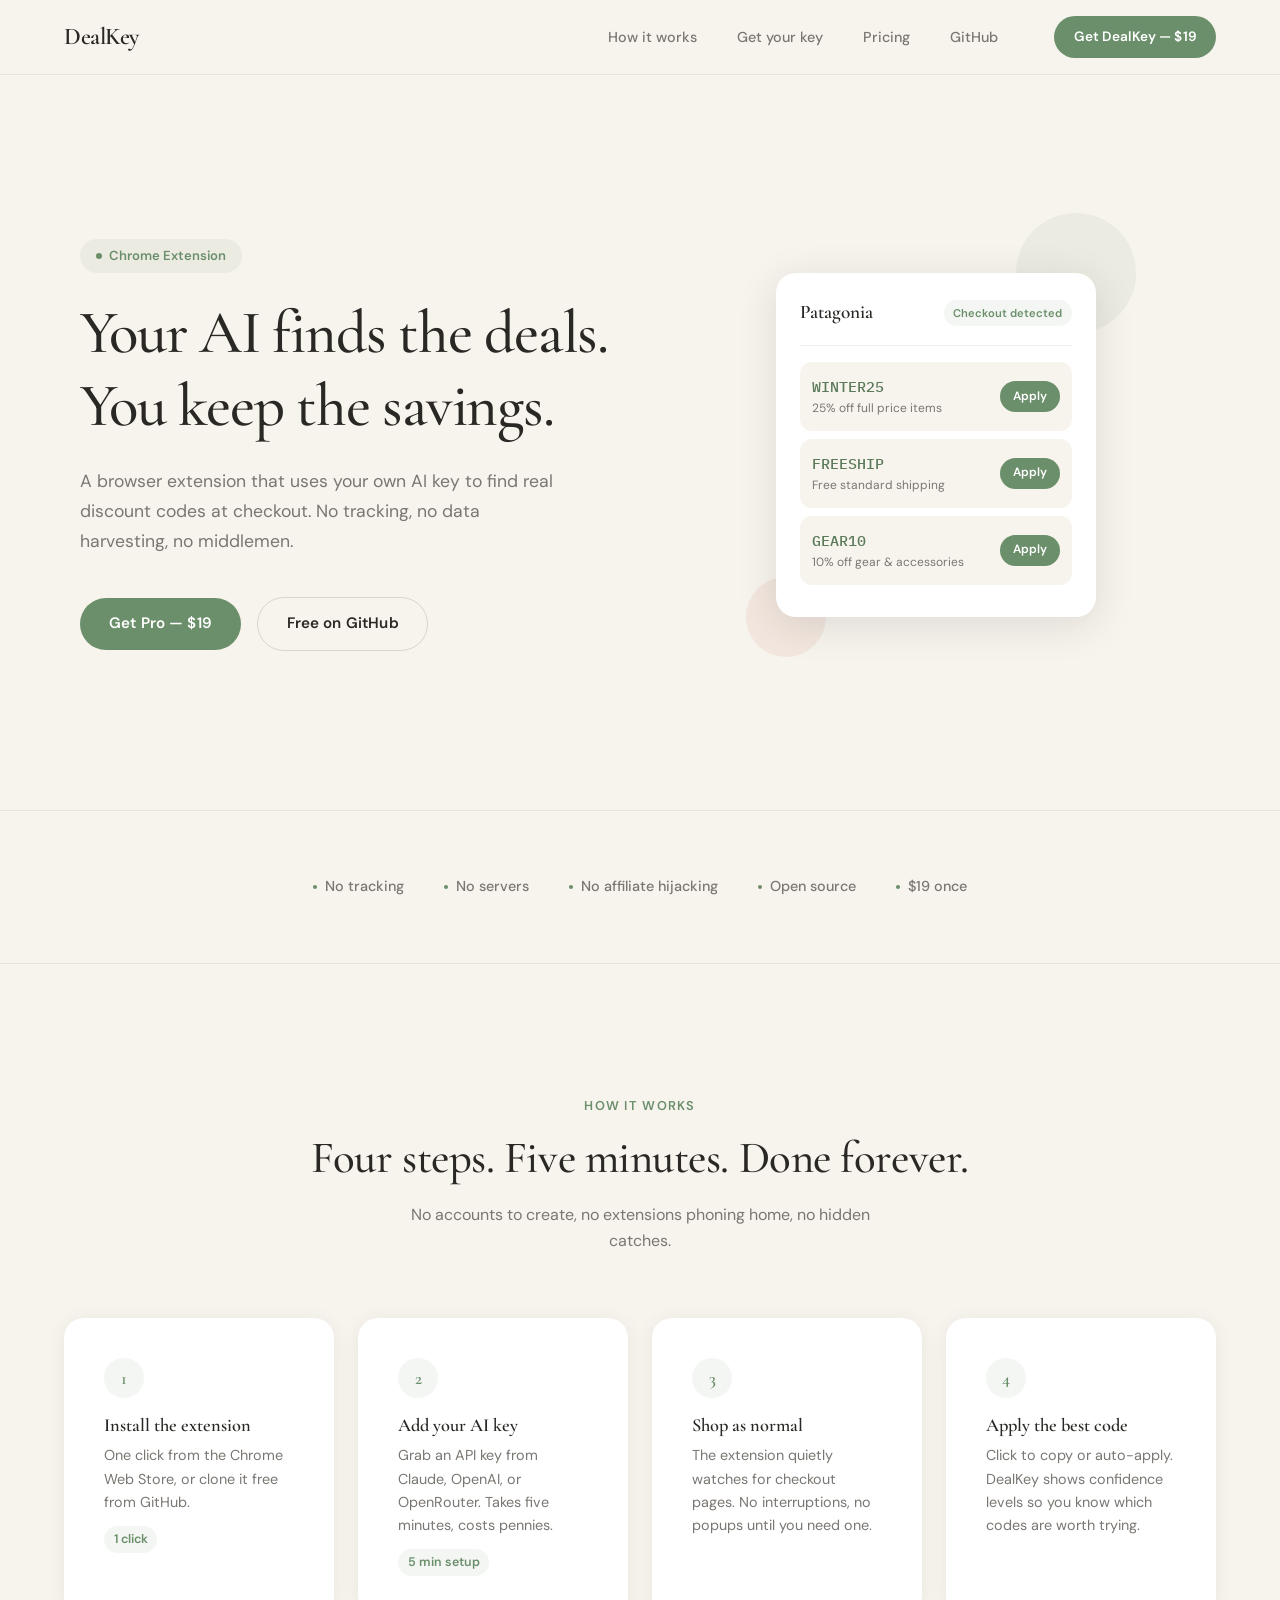
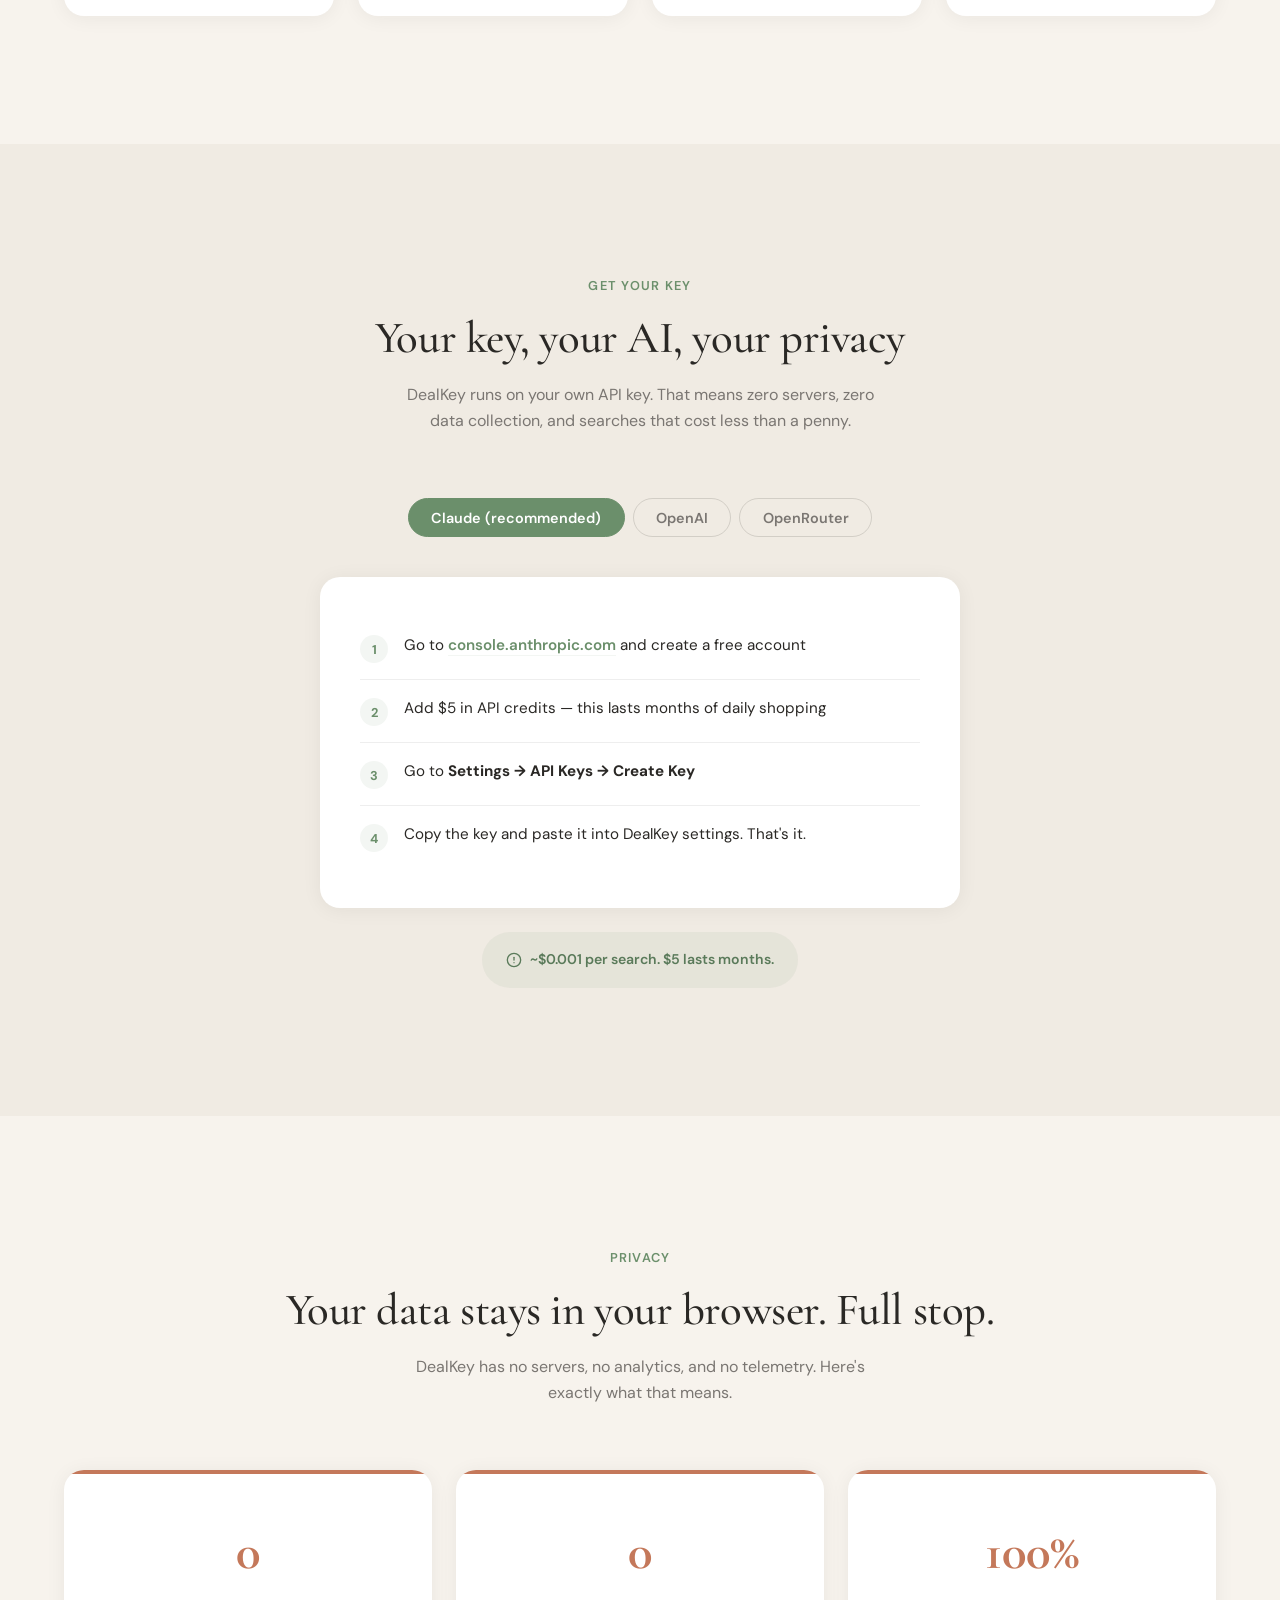
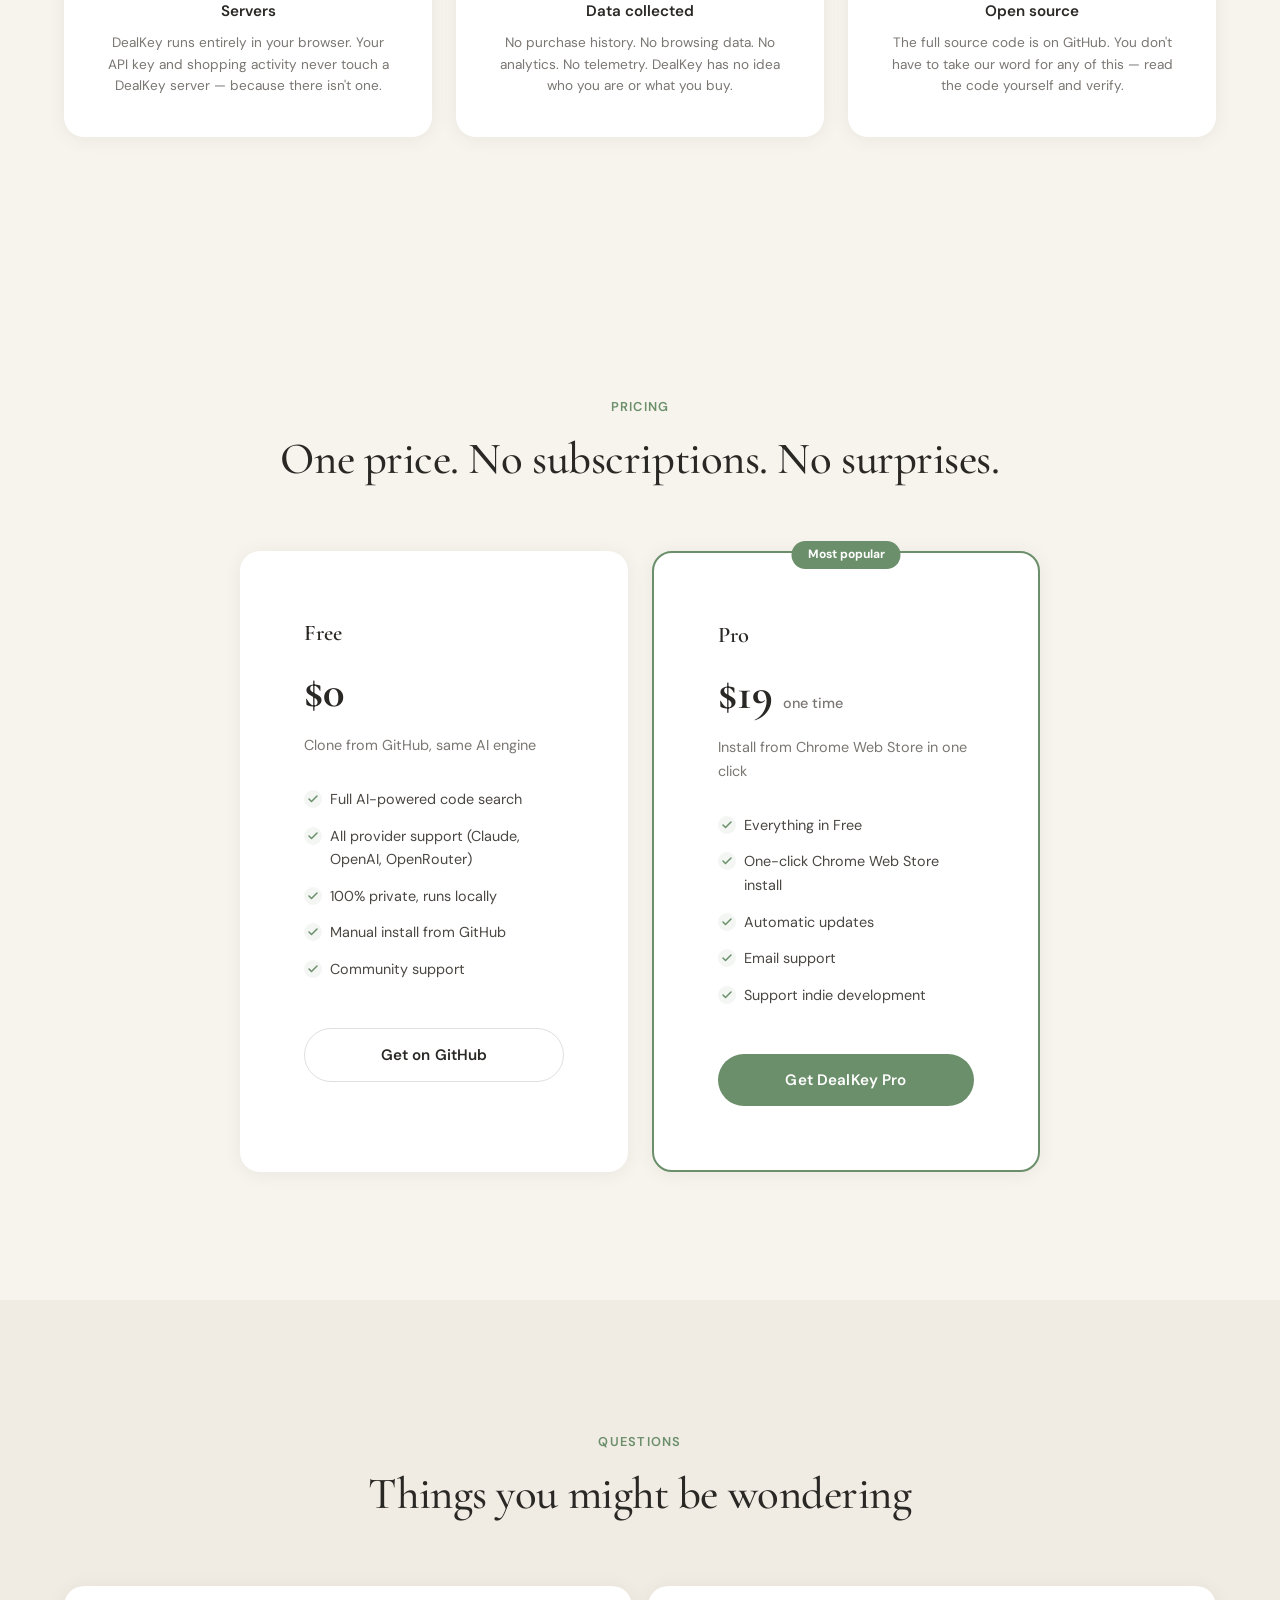
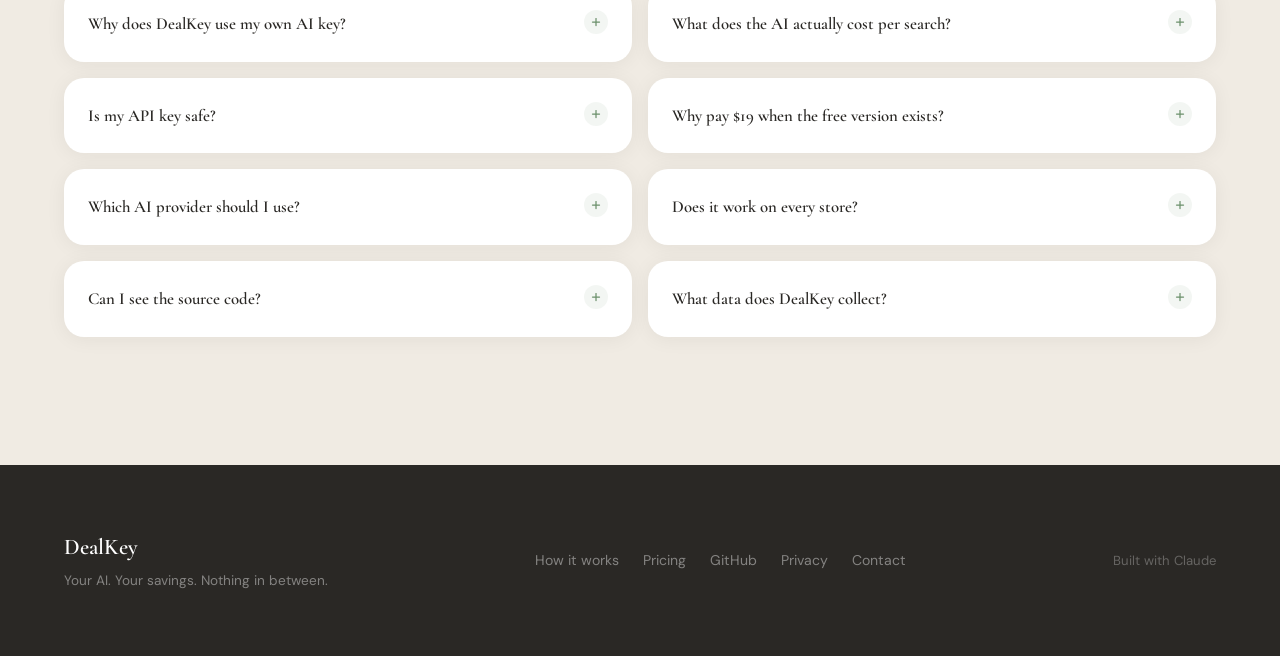
<file: index.html>
<!DOCTYPE html>
<html lang="en">
<head>
  <meta charset="UTF-8">
  <meta name="viewport" content="width=device-width, initial-scale=1.0">
  <title>DealKey — Your AI finds the deals. You keep the savings.</title>
  <meta name="description" content="DealKey is a Chrome extension that uses your own AI key to find discount codes. No tracking, no servers, no middlemen. $19 once, or free on GitHub.">
  <link rel="preconnect" href="https://fonts.googleapis.com">
  <link rel="preconnect" href="https://fonts.gstatic.com" crossorigin>
  <link href="https://fonts.googleapis.com/css2?family=Cormorant+Garamond:ital,wght@0,400;0,500;0,600;0,700;1,400;1,500&family=DM+Sans:ital,wght@0,400;0,500;0,600;0,700;1,400&family=IBM+Plex+Mono:wght@400;500&display=swap" rel="stylesheet">
  <style>
    /* ============================================
       CSS CUSTOM PROPERTIES
       ============================================ */
    :root {
      --color-bg: #F7F3ED;
      --color-bg-warm: #F0EBE3;
      --color-bg-card: #FFFFFF;
      --color-sage: #6B8F6B;
      --color-sage-light: #7FA37F;
      --color-sage-dark: #5A7A5A;
      --color-sage-bg: rgba(107, 143, 107, 0.08);
      --color-charcoal: #2A2825;
      --color-charcoal-light: #4A4742;
      --color-charcoal-muted: #7A7672;
      --color-terracotta: #C4785A;
      --color-terracotta-light: #D4906F;
      --color-terracotta-bg: rgba(196, 120, 90, 0.1);
      --color-border: rgba(42, 40, 37, 0.08);
      --color-border-strong: rgba(42, 40, 37, 0.15);

      --font-serif: 'Cormorant Garamond', Georgia, serif;
      --font-sans: 'DM Sans', system-ui, sans-serif;
      --font-mono: 'IBM Plex Mono', monospace;

      --radius-sm: 8px;
      --radius-md: 12px;
      --radius-lg: 20px;
      --radius-xl: 28px;
      --radius-pill: 100px;

      --shadow-soft: 0 2px 20px rgba(42, 40, 37, 0.06);
      --shadow-card: 0 4px 30px rgba(42, 40, 37, 0.08);
      --shadow-elevated: 0 8px 40px rgba(42, 40, 37, 0.12);

      --space-xs: 0.5rem;
      --space-sm: 1rem;
      --space-md: 1.5rem;
      --space-lg: 2.5rem;
      --space-xl: 4rem;
      --space-2xl: 6rem;
      --space-3xl: 8rem;

      --max-width: 1200px;
      --max-width-narrow: 800px;
    }

    /* ============================================
       RESET & BASE
       ============================================ */
    *, *::before, *::after { box-sizing: border-box; margin: 0; padding: 0; }

    html {
      scroll-behavior: smooth;
      -webkit-font-smoothing: antialiased;
      -moz-osx-font-smoothing: grayscale;
    }

    body {
      font-family: var(--font-sans);
      font-size: 16px;
      line-height: 1.65;
      color: var(--color-charcoal);
      background: var(--color-bg);
    }

    img { max-width: 100%; display: block; }
    a { color: inherit; text-decoration: none; }
    button { cursor: pointer; border: none; font-family: inherit; }

    /* ============================================
       TYPOGRAPHY
       ============================================ */
    h1, h2, h3, h4 {
      font-family: var(--font-serif);
      font-weight: 500;
      line-height: 1.2;
      color: var(--color-charcoal);
    }

    h1 { font-size: clamp(2.4rem, 5vw, 3.8rem); letter-spacing: -0.02em; }
    h2 { font-size: clamp(1.8rem, 3.5vw, 2.8rem); letter-spacing: -0.01em; }
    h3 { font-size: clamp(1.3rem, 2vw, 1.6rem); }
    h4 { font-size: 1.15rem; }

    .text-muted { color: var(--color-charcoal-muted); }
    .text-serif { font-family: var(--font-serif); }
    .text-mono { font-family: var(--font-mono); }

    /* ============================================
       LAYOUT
       ============================================ */
    .container {
      max-width: var(--max-width);
      margin: 0 auto;
      padding: 0 var(--space-md);
    }

    .container--narrow {
      max-width: var(--max-width-narrow);
    }

    section {
      padding: var(--space-3xl) 0;
    }

    /* ============================================
       BUTTONS
       ============================================ */
    .btn {
      display: inline-flex;
      align-items: center;
      gap: 0.5rem;
      padding: 0.85rem 1.8rem;
      border-radius: var(--radius-pill);
      font-family: var(--font-sans);
      font-size: 0.95rem;
      font-weight: 600;
      letter-spacing: 0.01em;
      transition: all 0.3s ease;
      white-space: nowrap;
    }

    .btn--primary {
      background: var(--color-sage);
      color: #fff;
    }
    .btn--primary:hover {
      background: var(--color-sage-dark);
      transform: translateY(-1px);
      box-shadow: var(--shadow-card);
    }

    .btn--secondary {
      background: transparent;
      color: var(--color-charcoal);
      border: 1.5px solid var(--color-border-strong);
    }
    .btn--secondary:hover {
      border-color: var(--color-sage);
      color: var(--color-sage);
      transform: translateY(-1px);
    }

    .btn--ghost {
      background: transparent;
      color: var(--color-sage);
      padding: 0.85rem 1rem;
    }
    .btn--ghost:hover {
      background: var(--color-sage-bg);
    }

    .btn--sm {
      padding: 0.6rem 1.2rem;
      font-size: 0.85rem;
    }

    /* ============================================
       NAV
       ============================================ */
    .nav {
      position: fixed;
      top: 0;
      left: 0;
      right: 0;
      z-index: 100;
      background: rgba(247, 243, 237, 0.9);
      backdrop-filter: blur(20px);
      -webkit-backdrop-filter: blur(20px);
      border-bottom: 1px solid var(--color-border);
      transition: all 0.3s ease;
    }

    .nav__inner {
      display: flex;
      align-items: center;
      justify-content: space-between;
      max-width: var(--max-width);
      margin: 0 auto;
      padding: 1rem var(--space-md);
    }

    .nav__logo {
      font-family: var(--font-serif);
      font-size: 1.5rem;
      font-weight: 600;
      color: var(--color-charcoal);
      letter-spacing: -0.02em;
    }

    .nav__links {
      display: flex;
      align-items: center;
      gap: var(--space-lg);
      list-style: none;
    }

    .nav__link {
      font-size: 0.9rem;
      font-weight: 500;
      color: var(--color-charcoal-muted);
      transition: color 0.2s ease;
    }
    .nav__link:hover { color: var(--color-charcoal); }

    .nav__cta {
      margin-left: var(--space-sm);
    }

    .nav__mobile-toggle {
      display: none;
      background: none;
      border: none;
      padding: 0.5rem;
    }

    .nav__mobile-toggle span {
      display: block;
      width: 22px;
      height: 2px;
      background: var(--color-charcoal);
      margin: 5px 0;
      border-radius: 2px;
      transition: all 0.3s ease;
    }

    /* ============================================
       HERO
       ============================================ */
    .hero {
      padding: calc(var(--space-3xl) + 80px) 0 var(--space-3xl);
      min-height: 90vh;
      display: flex;
      align-items: center;
    }

    .hero__grid {
      display: grid;
      grid-template-columns: 1fr 1fr;
      gap: var(--space-xl);
      align-items: center;
    }

    .hero__content { max-width: 560px; }

    .hero__badge {
      display: inline-flex;
      align-items: center;
      gap: 0.4rem;
      padding: 0.4rem 1rem;
      background: var(--color-sage-bg);
      color: var(--color-sage);
      border-radius: var(--radius-pill);
      font-size: 0.82rem;
      font-weight: 600;
      margin-bottom: var(--space-md);
    }

    .hero__badge::before {
      content: '';
      width: 6px;
      height: 6px;
      background: var(--color-sage);
      border-radius: 50%;
    }

    .hero__title {
      margin-bottom: var(--space-md);
    }

    .hero__subtitle {
      font-size: 1.1rem;
      line-height: 1.7;
      color: var(--color-charcoal-muted);
      margin-bottom: var(--space-lg);
      max-width: 480px;
    }

    .hero__buttons {
      display: flex;
      align-items: center;
      gap: var(--space-sm);
      flex-wrap: wrap;
    }

    .hero__visual {
      display: flex;
      justify-content: center;
      align-items: center;
      position: relative;
    }

    /* Floating extension popup mockup */
    .popup-mockup {
      width: 320px;
      background: var(--color-bg-card);
      border-radius: var(--radius-lg);
      box-shadow: var(--shadow-elevated);
      padding: var(--space-md);
      animation: float 6s ease-in-out infinite;
      position: relative;
    }

    .popup-mockup::before {
      content: '';
      position: absolute;
      top: -60px;
      right: -40px;
      width: 120px;
      height: 120px;
      background: var(--color-sage-bg);
      border-radius: 50%;
      z-index: -1;
    }

    .popup-mockup::after {
      content: '';
      position: absolute;
      bottom: -40px;
      left: -30px;
      width: 80px;
      height: 80px;
      background: var(--color-terracotta-bg);
      border-radius: 50%;
      z-index: -1;
    }

    .popup-mockup__header {
      display: flex;
      align-items: center;
      justify-content: space-between;
      margin-bottom: var(--space-sm);
      padding-bottom: var(--space-sm);
      border-bottom: 1px solid var(--color-border);
    }

    .popup-mockup__store {
      font-family: var(--font-serif);
      font-size: 1.2rem;
      font-weight: 600;
    }

    .popup-mockup__badge {
      font-size: 0.7rem;
      padding: 0.25rem 0.6rem;
      background: var(--color-sage-bg);
      color: var(--color-sage);
      border-radius: var(--radius-pill);
      font-weight: 600;
    }

    .popup-mockup__deal {
      display: flex;
      align-items: center;
      justify-content: space-between;
      padding: 0.75rem;
      background: var(--color-bg);
      border-radius: var(--radius-md);
      margin-bottom: 0.5rem;
    }

    .popup-mockup__code {
      font-family: var(--font-mono);
      font-size: 0.95rem;
      font-weight: 500;
      color: var(--color-sage-dark);
    }

    .popup-mockup__desc {
      font-size: 0.75rem;
      color: var(--color-charcoal-muted);
    }

    .popup-mockup__apply {
      font-size: 0.75rem;
      padding: 0.35rem 0.8rem;
      background: var(--color-sage);
      color: #fff;
      border-radius: var(--radius-pill);
      font-weight: 600;
    }

    @keyframes float {
      0%, 100% { transform: translateY(0px) rotate(0deg); }
      33% { transform: translateY(-12px) rotate(0.5deg); }
      66% { transform: translateY(-6px) rotate(-0.3deg); }
    }

    /* ============================================
       TRUST BAR
       ============================================ */
    .trust {
      padding: var(--space-xl) 0;
      border-top: 1px solid var(--color-border);
      border-bottom: 1px solid var(--color-border);
    }

    .trust__items {
      display: flex;
      justify-content: center;
      align-items: center;
      flex-wrap: wrap;
      gap: var(--space-sm) var(--space-lg);
    }

    .trust__item {
      font-size: 0.9rem;
      font-weight: 500;
      color: var(--color-charcoal-muted);
      display: flex;
      align-items: center;
      gap: 0.5rem;
    }

    .trust__dot {
      width: 4px;
      height: 4px;
      background: var(--color-sage);
      border-radius: 50%;
      flex-shrink: 0;
    }

    /* ============================================
       HOW IT WORKS
       ============================================ */
    .how-it-works { background: var(--color-bg); }

    .section-header {
      text-align: center;
      margin-bottom: var(--space-xl);
    }

    .section-header__label {
      display: inline-block;
      font-family: var(--font-sans);
      font-size: 0.8rem;
      font-weight: 600;
      text-transform: uppercase;
      letter-spacing: 0.1em;
      color: var(--color-sage);
      margin-bottom: var(--space-sm);
    }

    .section-header p {
      max-width: 500px;
      margin: var(--space-sm) auto 0;
      color: var(--color-charcoal-muted);
    }

    .steps-grid {
      display: grid;
      grid-template-columns: repeat(4, 1fr);
      gap: var(--space-md);
    }

    .step-card {
      background: var(--color-bg-card);
      border-radius: var(--radius-lg);
      padding: var(--space-lg);
      box-shadow: var(--shadow-soft);
      transition: all 0.3s ease;
      position: relative;
    }

    .step-card:hover {
      transform: translateY(-4px);
      box-shadow: var(--shadow-card);
    }

    .step-card__number {
      display: flex;
      align-items: center;
      justify-content: center;
      width: 40px;
      height: 40px;
      background: var(--color-sage-bg);
      color: var(--color-sage);
      border-radius: 50%;
      font-family: var(--font-serif);
      font-size: 1.1rem;
      font-weight: 600;
      margin-bottom: var(--space-sm);
    }

    .step-card__title {
      font-family: var(--font-serif);
      font-size: 1.15rem;
      font-weight: 600;
      margin-bottom: 0.5rem;
    }

    .step-card__desc {
      font-size: 0.9rem;
      color: var(--color-charcoal-muted);
      line-height: 1.6;
    }

    .step-card__time {
      display: inline-block;
      margin-top: 0.75rem;
      font-size: 0.78rem;
      font-weight: 600;
      color: var(--color-sage);
      background: var(--color-sage-bg);
      padding: 0.2rem 0.6rem;
      border-radius: var(--radius-pill);
    }

    /* ============================================
       API KEY SETUP
       ============================================ */
    .api-setup {
      background: var(--color-bg-warm);
    }

    .api-tabs {
      display: flex;
      gap: 0.5rem;
      justify-content: center;
      margin-bottom: var(--space-lg);
    }

    .api-tab {
      padding: 0.6rem 1.4rem;
      border-radius: var(--radius-pill);
      background: transparent;
      border: 1.5px solid var(--color-border-strong);
      font-size: 0.9rem;
      font-weight: 600;
      color: var(--color-charcoal-muted);
      transition: all 0.3s ease;
    }

    .api-tab.active {
      background: var(--color-sage);
      color: #fff;
      border-color: var(--color-sage);
    }

    .api-tab:hover:not(.active) {
      border-color: var(--color-sage);
      color: var(--color-sage);
    }

    .api-tab-content {
      display: none;
      max-width: 640px;
      margin: 0 auto;
    }

    .api-tab-content.active {
      display: block;
      animation: fadeIn 0.4s ease;
    }

    .api-steps {
      background: var(--color-bg-card);
      border-radius: var(--radius-lg);
      padding: var(--space-lg);
      box-shadow: var(--shadow-soft);
    }

    .api-step {
      display: flex;
      gap: var(--space-sm);
      padding: var(--space-sm) 0;
    }

    .api-step + .api-step {
      border-top: 1px solid var(--color-border);
    }

    .api-step__num {
      flex-shrink: 0;
      width: 28px;
      height: 28px;
      background: var(--color-sage-bg);
      color: var(--color-sage);
      border-radius: 50%;
      display: flex;
      align-items: center;
      justify-content: center;
      font-size: 0.8rem;
      font-weight: 700;
      margin-top: 2px;
    }

    .api-step__text {
      font-size: 0.95rem;
      line-height: 1.6;
    }

    .api-step__text a {
      color: var(--color-sage);
      font-weight: 600;
      border-bottom: 1px solid var(--color-sage-bg);
      transition: border-color 0.2s;
    }

    .api-step__text a:hover {
      border-color: var(--color-sage);
    }

    .api-cost {
      text-align: center;
      margin-top: var(--space-md);
      padding: var(--space-sm) var(--space-md);
      background: var(--color-sage-bg);
      border-radius: var(--radius-pill);
      display: inline-flex;
      align-items: center;
      gap: 0.5rem;
      font-size: 0.88rem;
      font-weight: 600;
      color: var(--color-sage-dark);
    }

    .api-cost-wrapper {
      text-align: center;
    }

    /* ============================================
       WHAT HONEY DID
       ============================================ */
    .honey-section { background: var(--color-bg); }

    .honey-grid {
      display: grid;
      grid-template-columns: repeat(3, 1fr);
      gap: var(--space-md);
    }

    .honey-card {
      background: var(--color-bg-card);
      border-radius: var(--radius-lg);
      padding: var(--space-lg);
      box-shadow: var(--shadow-soft);
      text-align: center;
      position: relative;
      overflow: hidden;
    }

    .honey-card::before {
      content: '';
      position: absolute;
      top: 0;
      left: 0;
      right: 0;
      height: 4px;
      background: var(--color-terracotta);
      border-radius: var(--radius-lg) var(--radius-lg) 0 0;
    }

    .honey-card__stat {
      font-family: var(--font-serif);
      font-size: clamp(2.4rem, 4vw, 3.2rem);
      font-weight: 700;
      color: var(--color-terracotta);
      margin-bottom: 0.25rem;
    }

    .honey-card__label {
      font-size: 0.95rem;
      font-weight: 600;
      color: var(--color-charcoal);
      margin-bottom: 0.5rem;
    }

    .honey-card__desc {
      font-size: 0.85rem;
      color: var(--color-charcoal-muted);
      line-height: 1.6;
    }

    /* ============================================
       PRICING
       ============================================ */
    .pricing { background: var(--color-bg); }

    .pricing-grid {
      display: grid;
      grid-template-columns: repeat(2, 1fr);
      gap: var(--space-md);
      max-width: 800px;
      margin: 0 auto;
    }

    .pricing-card {
      background: var(--color-bg-card);
      border-radius: var(--radius-lg);
      padding: var(--space-xl);
      box-shadow: var(--shadow-soft);
      position: relative;
      transition: all 0.3s ease;
    }

    .pricing-card:hover {
      transform: translateY(-4px);
      box-shadow: var(--shadow-card);
    }

    .pricing-card--featured {
      border: 2px solid var(--color-sage);
    }

    .pricing-card--featured::before {
      content: 'Most popular';
      position: absolute;
      top: -12px;
      left: 50%;
      transform: translateX(-50%);
      background: var(--color-sage);
      color: #fff;
      font-size: 0.75rem;
      font-weight: 700;
      padding: 0.25rem 1rem;
      border-radius: var(--radius-pill);
      white-space: nowrap;
    }

    .pricing-card__name {
      font-family: var(--font-serif);
      font-size: 1.4rem;
      font-weight: 600;
      margin-bottom: 0.25rem;
    }

    .pricing-card__price {
      font-family: var(--font-serif);
      font-size: 2.8rem;
      font-weight: 700;
      color: var(--color-charcoal);
      margin-bottom: 0.25rem;
    }

    .pricing-card__price span {
      font-family: var(--font-sans);
      font-size: 0.9rem;
      font-weight: 500;
      color: var(--color-charcoal-muted);
    }

    .pricing-card__desc {
      font-size: 0.9rem;
      color: var(--color-charcoal-muted);
      margin-bottom: var(--space-md);
    }

    .pricing-card__features {
      list-style: none;
      margin-bottom: var(--space-lg);
    }

    .pricing-card__features li {
      padding: 0.4rem 0;
      font-size: 0.9rem;
      color: var(--color-charcoal-light);
      display: flex;
      align-items: flex-start;
      gap: 0.5rem;
    }

    .pricing-card__features li::before {
      content: '';
      width: 18px;
      height: 18px;
      flex-shrink: 0;
      background: var(--color-sage-bg);
      border-radius: 50%;
      margin-top: 2px;
      background-image: url("data:image/svg+xml,%3Csvg xmlns='http://www.w3.org/2000/svg' viewBox='0 0 24 24' fill='none' stroke='%236B8F6B' stroke-width='3' stroke-linecap='round' stroke-linejoin='round'%3E%3Cpolyline points='20 6 9 17 4 12'/%3E%3C/svg%3E");
      background-size: 12px;
      background-position: center;
      background-repeat: no-repeat;
    }

    /* ============================================
       FAQ
       ============================================ */
    .faq { background: var(--color-bg-warm); }

    .faq-grid {
      display: grid;
      grid-template-columns: repeat(2, 1fr);
      gap: var(--space-sm);
    }

    .faq-card {
      background: var(--color-bg-card);
      border-radius: var(--radius-lg);
      padding: var(--space-md);
      box-shadow: var(--shadow-soft);
      cursor: pointer;
      transition: all 0.3s ease;
    }

    .faq-card:hover {
      box-shadow: var(--shadow-card);
    }

    .faq-card__question {
      font-family: var(--font-serif);
      font-size: 1.05rem;
      font-weight: 600;
      display: flex;
      justify-content: space-between;
      align-items: flex-start;
      gap: var(--space-sm);
    }

    .faq-card__toggle {
      flex-shrink: 0;
      width: 24px;
      height: 24px;
      border-radius: 50%;
      background: var(--color-sage-bg);
      display: flex;
      align-items: center;
      justify-content: center;
      transition: transform 0.3s ease;
    }

    .faq-card__toggle svg {
      width: 12px;
      height: 12px;
      stroke: var(--color-sage);
      transition: transform 0.3s ease;
    }

    .faq-card.open .faq-card__toggle svg {
      transform: rotate(45deg);
    }

    .faq-card__answer {
      max-height: 0;
      overflow: hidden;
      transition: max-height 0.4s ease, margin 0.3s ease;
    }

    .faq-card.open .faq-card__answer {
      max-height: 300px;
      margin-top: var(--space-sm);
    }

    .faq-card__answer p {
      font-size: 0.9rem;
      color: var(--color-charcoal-muted);
      line-height: 1.7;
    }

    /* ============================================
       FOOTER
       ============================================ */
    .footer {
      background: var(--color-charcoal);
      color: rgba(255, 255, 255, 0.7);
      padding: var(--space-xl) 0;
    }

    .footer__inner {
      display: flex;
      justify-content: space-between;
      align-items: center;
      flex-wrap: wrap;
      gap: var(--space-md);
    }

    .footer__brand {
      display: flex;
      flex-direction: column;
      gap: 0.25rem;
    }

    .footer__logo {
      font-family: var(--font-serif);
      font-size: 1.4rem;
      font-weight: 600;
      color: #fff;
    }

    .footer__tagline {
      font-size: 0.85rem;
      opacity: 0.6;
    }

    .footer__links {
      display: flex;
      gap: var(--space-md);
      list-style: none;
    }

    .footer__link {
      font-size: 0.88rem;
      opacity: 0.6;
      transition: opacity 0.2s;
    }
    .footer__link:hover { opacity: 1; }

    .footer__built {
      font-size: 0.82rem;
      opacity: 0.4;
    }

    /* ============================================
       ANIMATIONS
       ============================================ */
    @keyframes fadeIn {
      from { opacity: 0; transform: translateY(12px); }
      to { opacity: 1; transform: translateY(0); }
    }

    .fade-in {
      opacity: 0;
      transform: translateY(20px);
      transition: opacity 0.6s ease, transform 0.6s ease;
    }

    .fade-in.visible {
      opacity: 1;
      transform: translateY(0);
    }

    /* ============================================
       RESPONSIVE
       ============================================ */
    @media (max-width: 1024px) {
      .hero__grid { grid-template-columns: 1fr; gap: var(--space-xl); }
      .hero__visual { order: -1; }
      .hero__content { max-width: 100%; text-align: center; }
      .hero__subtitle { margin-left: auto; margin-right: auto; }
      .hero__buttons { justify-content: center; }
      .steps-grid { grid-template-columns: repeat(2, 1fr); }
    }

    @media (max-width: 768px) {
      section { padding: var(--space-2xl) 0; }
      .nav__links { display: none; }
      .nav__mobile-toggle { display: block; }
      .nav.mobile-open .nav__links {
        display: flex;
        flex-direction: column;
        position: absolute;
        top: 100%;
        left: 0;
        right: 0;
        background: var(--color-bg);
        padding: var(--space-md);
        border-bottom: 1px solid var(--color-border);
        box-shadow: var(--shadow-card);
      }
      .nav.mobile-open .nav__links .nav__cta {
        margin-left: 0;
        margin-top: var(--space-sm);
      }
      .honey-grid { grid-template-columns: 1fr; }
      .pricing-grid { grid-template-columns: 1fr; max-width: 400px; }
      .faq-grid { grid-template-columns: 1fr; }
      .steps-grid { grid-template-columns: 1fr; }
      .footer__inner { flex-direction: column; text-align: center; }
      .footer__links { justify-content: center; }
    }

    @media (max-width: 480px) {
      .hero { min-height: auto; padding-top: calc(var(--space-2xl) + 80px); }
      .popup-mockup { width: 280px; }
      .hero__buttons { flex-direction: column; width: 100%; }
      .hero__buttons .btn { width: 100%; justify-content: center; }
      .api-tabs { flex-wrap: wrap; }
    }
  </style>
</head>
<body>

  <!-- ========== NAV ========== -->
  <nav class="nav" id="nav">
    <div class="nav__inner">
      <a href="#" class="nav__logo">DealKey</a>
      <ul class="nav__links" id="navLinks">
        <li><a href="#how-it-works" class="nav__link">How it works</a></li>
        <li><a href="#api-setup" class="nav__link">Get your key</a></li>
        <li><a href="#pricing" class="nav__link">Pricing</a></li>
        <li><a href="https://github.com/clintborle/dealkey-pro" class="nav__link" target="_blank" rel="noopener">GitHub</a></li>
        <li class="nav__cta"><a href="#pricing" class="btn btn--primary btn--sm">Get DealKey — $19</a></li>
      </ul>
      <button class="nav__mobile-toggle" id="mobileToggle" aria-label="Toggle menu">
        <span></span><span></span><span></span>
      </button>
    </div>
  </nav>

  <!-- ========== HERO ========== -->
  <section class="hero" id="hero">
    <div class="container">
      <div class="hero__grid">
        <div class="hero__content fade-in">
          <div class="hero__badge">Chrome Extension</div>
          <h1 class="hero__title">Your AI finds the deals.<br>You keep the savings.</h1>
          <p class="hero__subtitle">
            A browser extension that uses your own AI key to find real discount codes at checkout. No tracking, no data harvesting, no middlemen.
          </p>
          <div class="hero__buttons">
            <a href="#pricing" class="btn btn--primary">Get Pro — $19</a>
            <a href="https://github.com/clintborle/dealkey-pro" class="btn btn--secondary" target="_blank" rel="noopener">Free on GitHub</a>
          </div>
        </div>
        <div class="hero__visual fade-in">
          <div class="popup-mockup">
            <div class="popup-mockup__header">
              <span class="popup-mockup__store">Patagonia</span>
              <span class="popup-mockup__badge">Checkout detected</span>
            </div>
            <div class="popup-mockup__deal">
              <div>
                <div class="popup-mockup__code">WINTER25</div>
                <div class="popup-mockup__desc">25% off full price items</div>
              </div>
              <span class="popup-mockup__apply">Apply</span>
            </div>
            <div class="popup-mockup__deal">
              <div>
                <div class="popup-mockup__code">FREESHIP</div>
                <div class="popup-mockup__desc">Free standard shipping</div>
              </div>
              <span class="popup-mockup__apply">Apply</span>
            </div>
            <div class="popup-mockup__deal">
              <div>
                <div class="popup-mockup__code">GEAR10</div>
                <div class="popup-mockup__desc">10% off gear &amp; accessories</div>
              </div>
              <span class="popup-mockup__apply">Apply</span>
            </div>
          </div>
        </div>
      </div>
    </div>
  </section>

  <!-- ========== TRUST BAR ========== -->
  <section class="trust">
    <div class="container">
      <div class="trust__items">
        <span class="trust__item"><span class="trust__dot"></span>No tracking</span>
        <span class="trust__item"><span class="trust__dot"></span>No servers</span>
        <span class="trust__item"><span class="trust__dot"></span>No affiliate hijacking</span>
        <span class="trust__item"><span class="trust__dot"></span>Open source</span>
        <span class="trust__item"><span class="trust__dot"></span>$19 once</span>
      </div>
    </div>
  </section>

  <!-- ========== HOW IT WORKS ========== -->
  <section class="how-it-works" id="how-it-works">
    <div class="container">
      <div class="section-header fade-in">
        <span class="section-header__label">How it works</span>
        <h2>Four steps. Five minutes. Done forever.</h2>
        <p>No accounts to create, no extensions phoning home, no hidden catches.</p>
      </div>
      <div class="steps-grid">
        <div class="step-card fade-in">
          <div class="step-card__number">1</div>
          <h4 class="step-card__title">Install the extension</h4>
          <p class="step-card__desc">One click from the Chrome Web Store, or clone it free from GitHub.</p>
          <span class="step-card__time">1 click</span>
        </div>
        <div class="step-card fade-in">
          <div class="step-card__number">2</div>
          <h4 class="step-card__title">Add your AI key</h4>
          <p class="step-card__desc">Grab an API key from Claude, OpenAI, or OpenRouter. Takes five minutes, costs pennies.</p>
          <span class="step-card__time">5 min setup</span>
        </div>
        <div class="step-card fade-in">
          <div class="step-card__number">3</div>
          <h4 class="step-card__title">Shop as normal</h4>
          <p class="step-card__desc">The extension quietly watches for checkout pages. No interruptions, no popups until you need one.</p>
        </div>
        <div class="step-card fade-in">
          <div class="step-card__number">4</div>
          <h4 class="step-card__title">Apply the best code</h4>
          <p class="step-card__desc">Click to copy or auto-apply. DealKey shows confidence levels so you know which codes are worth trying.</p>
        </div>
      </div>
    </div>
  </section>

  <!-- ========== API KEY SETUP ========== -->
  <section class="api-setup" id="api-setup">
    <div class="container">
      <div class="section-header fade-in">
        <span class="section-header__label">Get your key</span>
        <h2>Your key, your AI, your privacy</h2>
        <p>DealKey runs on your own API key. That means zero servers, zero data collection, and searches that cost less than a penny.</p>
      </div>

      <div class="api-tabs fade-in">
        <button class="api-tab active" data-tab="claude">Claude (recommended)</button>
        <button class="api-tab" data-tab="openai">OpenAI</button>
        <button class="api-tab" data-tab="openrouter">OpenRouter</button>
      </div>

      <div class="api-tab-content active" id="tab-claude">
        <div class="api-steps">
          <div class="api-step">
            <span class="api-step__num">1</span>
            <div class="api-step__text">Go to <a href="https://console.anthropic.com" target="_blank" rel="noopener">console.anthropic.com</a> and create a free account</div>
          </div>
          <div class="api-step">
            <span class="api-step__num">2</span>
            <div class="api-step__text">Add $5 in API credits — this lasts months of daily shopping</div>
          </div>
          <div class="api-step">
            <span class="api-step__num">3</span>
            <div class="api-step__text">Go to <strong>Settings → API Keys → Create Key</strong></div>
          </div>
          <div class="api-step">
            <span class="api-step__num">4</span>
            <div class="api-step__text">Copy the key and paste it into DealKey settings. That's it.</div>
          </div>
        </div>
      </div>

      <div class="api-tab-content" id="tab-openai">
        <div class="api-steps">
          <div class="api-step">
            <span class="api-step__num">1</span>
            <div class="api-step__text">Go to <a href="https://platform.openai.com" target="_blank" rel="noopener">platform.openai.com</a> and sign in</div>
          </div>
          <div class="api-step">
            <span class="api-step__num">2</span>
            <div class="api-step__text">Navigate to <strong>API Keys</strong> in the left sidebar</div>
          </div>
          <div class="api-step">
            <span class="api-step__num">3</span>
            <div class="api-step__text">Click <strong>Create new secret key</strong> and add $5 in credits</div>
          </div>
          <div class="api-step">
            <span class="api-step__num">4</span>
            <div class="api-step__text">Copy the key and paste it into DealKey settings</div>
          </div>
        </div>
      </div>

      <div class="api-tab-content" id="tab-openrouter">
        <div class="api-steps">
          <div class="api-step">
            <span class="api-step__num">1</span>
            <div class="api-step__text">Go to <a href="https://openrouter.ai" target="_blank" rel="noopener">openrouter.ai</a> and create an account</div>
          </div>
          <div class="api-step">
            <span class="api-step__num">2</span>
            <div class="api-step__text">Add credits — OpenRouter lets you use any model from any provider</div>
          </div>
          <div class="api-step">
            <span class="api-step__num">3</span>
            <div class="api-step__text">Go to <strong>Keys</strong> and create a new API key</div>
          </div>
          <div class="api-step">
            <span class="api-step__num">4</span>
            <div class="api-step__text">Copy the key and paste it into DealKey settings</div>
          </div>
        </div>
      </div>

      <div class="api-cost-wrapper fade-in">
        <span class="api-cost">
          <svg width="16" height="16" viewBox="0 0 24 24" fill="none" stroke="currentColor" stroke-width="2" stroke-linecap="round" stroke-linejoin="round"><circle cx="12" cy="12" r="10"/><line x1="12" y1="8" x2="12" y2="12"/><line x1="12" y1="16" x2="12.01" y2="16"/></svg>
          ~$0.001 per search. $5 lasts months.
        </span>
      </div>
    </div>
  </section>

  <!-- ========== WHAT HONEY DID ========== -->
  <!-- ========== PRIVACY SECTION ========== -->
  <section class="honey-section" id="privacy">
    <div class="container">
      <div class="section-header fade-in">
        <span class="section-header__label">Privacy</span>
        <h2>Your data stays in your browser. Full stop.</h2>
        <p>DealKey has no servers, no analytics, and no telemetry. Here's exactly what that means.</p>
      </div>
      <div class="honey-grid">
        <div class="honey-card fade-in">
          <div class="honey-card__stat">0</div>
          <div class="honey-card__label">Servers</div>
          <p class="honey-card__desc">DealKey runs entirely in your browser. Your API key and shopping activity never touch a DealKey server — because there isn't one.</p>
        </div>
        <div class="honey-card fade-in">
          <div class="honey-card__stat">0</div>
          <div class="honey-card__label">Data collected</div>
          <p class="honey-card__desc">No purchase history. No browsing data. No analytics. No telemetry. DealKey has no idea who you are or what you buy.</p>
        </div>
        <div class="honey-card fade-in">
          <div class="honey-card__stat">100%</div>
          <div class="honey-card__label">Open source</div>
          <p class="honey-card__desc">The full source code is on GitHub. You don't have to take our word for any of this — read the code yourself and verify.</p>
        </div>
      </div>
    </div>
  </section>

  <!-- ========== PRICING ========== -->
  <section class="pricing" id="pricing">
    <div class="container">
      <div class="section-header fade-in">
        <span class="section-header__label">Pricing</span>
        <h2>One price. No subscriptions. No surprises.</h2>
      </div>
      <div class="pricing-grid">
        <div class="pricing-card fade-in">
          <div class="pricing-card__name">Free</div>
          <div class="pricing-card__price">$0</div>
          <p class="pricing-card__desc">Clone from GitHub, same AI engine</p>
          <ul class="pricing-card__features">
            <li>Full AI-powered code search</li>
            <li>All provider support (Claude, OpenAI, OpenRouter)</li>
            <li>100% private, runs locally</li>
            <li>Manual install from GitHub</li>
            <li>Community support</li>
          </ul>
          <a href="https://github.com/clintborle/dealkey-pro" class="btn btn--secondary" style="width:100%;justify-content:center;" target="_blank" rel="noopener">Get on GitHub</a>
        </div>
        <div class="pricing-card pricing-card--featured fade-in">
          <div class="pricing-card__name">Pro</div>
          <div class="pricing-card__price">$19 <span>one time</span></div>
          <p class="pricing-card__desc">Install from Chrome Web Store in one click</p>
          <ul class="pricing-card__features">
            <li>Everything in Free</li>
            <li>One-click Chrome Web Store install</li>
            <li>Automatic updates</li>
            <li>Email support</li>
            <li>Support indie development</li>
          </ul>
          <a href="https://5841653014751.gumroad.com/l/dealkey-pro" class="btn btn--primary" style="width:100%;justify-content:center;" target="_blank" rel="noopener">Get DealKey Pro</a>
        </div>
      </div>
    </div>
  </section>

  <!-- ========== FAQ ========== -->
  <section class="faq" id="faq">
    <div class="container">
      <div class="section-header fade-in">
        <span class="section-header__label">Questions</span>
        <h2>Things you might be wondering</h2>
      </div>
      <div class="faq-grid">

        <div class="faq-card fade-in">
          <div class="faq-card__question">
            Why does DealKey use my own AI key?
            <span class="faq-card__toggle"><svg viewBox="0 0 24 24" fill="none" stroke="currentColor" stroke-width="2.5" stroke-linecap="round"><line x1="12" y1="5" x2="12" y2="19"/><line x1="5" y1="12" x2="19" y2="12"/></svg></span>
          </div>
          <div class="faq-card__answer">
            <p>Using your own key means DealKey never needs to run a server that processes your requests. Your shopping activity goes directly from your browser to your AI provider — nobody else sees it. It also means the cost is fractions of a cent per search, billed directly to you at wholesale AI rates.</p>
          </div>
        </div>

        <div class="faq-card fade-in">
          <div class="faq-card__question">
            What does the AI actually cost per search?
            <span class="faq-card__toggle"><svg viewBox="0 0 24 24" fill="none" stroke="currentColor" stroke-width="2.5" stroke-linecap="round"><line x1="12" y1="5" x2="12" y2="19"/><line x1="5" y1="12" x2="19" y2="12"/></svg></span>
          </div>
          <div class="faq-card__answer">
            <p>About $0.001 per search — roughly a tenth of a penny. A $5 credit on any provider will last months of daily shopping. You only pay when DealKey actually searches.</p>
          </div>
        </div>

        <div class="faq-card fade-in">
          <div class="faq-card__question">
            Is my API key safe?
            <span class="faq-card__toggle"><svg viewBox="0 0 24 24" fill="none" stroke="currentColor" stroke-width="2.5" stroke-linecap="round"><line x1="12" y1="5" x2="12" y2="19"/><line x1="5" y1="12" x2="19" y2="12"/></svg></span>
          </div>
          <div class="faq-card__answer">
            <p>Your API key is stored locally in Chrome's secure storage and never leaves your browser. DealKey has no servers, no analytics, no telemetry. The code is open source — verify for yourself.</p>
          </div>
        </div>

        <div class="faq-card fade-in">
          <div class="faq-card__question">
            Why pay $19 when the free version exists?
            <span class="faq-card__toggle"><svg viewBox="0 0 24 24" fill="none" stroke="currentColor" stroke-width="2.5" stroke-linecap="round"><line x1="12" y1="5" x2="12" y2="19"/><line x1="5" y1="12" x2="19" y2="12"/></svg></span>
          </div>
          <div class="faq-card__answer">
            <p>The Pro version from the Chrome Web Store gives you automatic updates, one-click install, and email support. It also supports independent development. The AI engine is identical in both versions.</p>
          </div>
        </div>

        <div class="faq-card fade-in">
          <div class="faq-card__question">
            Which AI provider should I use?
            <span class="faq-card__toggle"><svg viewBox="0 0 24 24" fill="none" stroke="currentColor" stroke-width="2.5" stroke-linecap="round"><line x1="12" y1="5" x2="12" y2="19"/><line x1="5" y1="12" x2="19" y2="12"/></svg></span>
          </div>
          <div class="faq-card__answer">
            <p>We recommend Claude (Anthropic) for the best results, but OpenAI and OpenRouter both work well. OpenRouter gives you access to multiple models from one key if you like flexibility.</p>
          </div>
        </div>

        <div class="faq-card fade-in">
          <div class="faq-card__question">
            Does it work on every store?
            <span class="faq-card__toggle"><svg viewBox="0 0 24 24" fill="none" stroke="currentColor" stroke-width="2.5" stroke-linecap="round"><line x1="12" y1="5" x2="12" y2="19"/><line x1="5" y1="12" x2="19" y2="12"/></svg></span>
          </div>
          <div class="faq-card__answer">
            <p>DealKey works on any website with a checkout page. It detects coupon fields automatically and searches for valid codes using AI. Results vary by store — some have more active codes than others.</p>
          </div>
        </div>

        <div class="faq-card fade-in">
          <div class="faq-card__question">
            Can I see the source code?
            <span class="faq-card__toggle"><svg viewBox="0 0 24 24" fill="none" stroke="currentColor" stroke-width="2.5" stroke-linecap="round"><line x1="12" y1="5" x2="12" y2="19"/><line x1="5" y1="12" x2="19" y2="12"/></svg></span>
          </div>
          <div class="faq-card__answer">
            <p>Yes. DealKey is fully open source. Every line of code is on GitHub. The Pro version from the Chrome Web Store is the same code — you're paying for convenience and support, not a different product.</p>
          </div>
        </div>

        <div class="faq-card fade-in">
          <div class="faq-card__question">
            What data does DealKey collect?
            <span class="faq-card__toggle"><svg viewBox="0 0 24 24" fill="none" stroke="currentColor" stroke-width="2.5" stroke-linecap="round"><line x1="12" y1="5" x2="12" y2="19"/><line x1="5" y1="12" x2="19" y2="12"/></svg></span>
          </div>
          <div class="faq-card__answer">
            <p>None. Zero. DealKey has no servers, no analytics, no tracking pixels, no telemetry. Your browsing stays in your browser. The only network requests are from your browser to the AI provider you chose.</p>
          </div>
        </div>

      </div>
    </div>
  </section>

  <!-- ========== FOOTER ========== -->
  <footer class="footer">
    <div class="container">
      <div class="footer__inner">
        <div class="footer__brand">
          <span class="footer__logo">DealKey</span>
          <span class="footer__tagline">Your AI. Your savings. Nothing in between.</span>
        </div>
        <ul class="footer__links">
          <li><a href="#how-it-works" class="footer__link">How it works</a></li>
          <li><a href="#pricing" class="footer__link">Pricing</a></li>
          <li><a href="https://github.com/clintborle/dealkey-pro" class="footer__link" target="_blank" rel="noopener">GitHub</a></li>
          <li><a href="/privacy.html" class="footer__link">Privacy</a></li>
          <li><a href="mailto:hello@deal-key.com" class="footer__link">Contact</a></li>
        </ul>
        <span class="footer__built">Built with Claude</span>
      </div>
    </div>
  </footer>

  <!-- ========== SCRIPTS ========== -->
  <script>
    // Mobile nav toggle
    document.getElementById('mobileToggle').addEventListener('click', () => {
      document.getElementById('nav').classList.toggle('mobile-open');
    });

    // Close mobile nav on link click
    document.querySelectorAll('.nav__link').forEach(link => {
      link.addEventListener('click', () => {
        document.getElementById('nav').classList.remove('mobile-open');
      });
    });

    // API tabs
    document.querySelectorAll('.api-tab').forEach(tab => {
      tab.addEventListener('click', () => {
        document.querySelectorAll('.api-tab').forEach(t => t.classList.remove('active'));
        document.querySelectorAll('.api-tab-content').forEach(c => c.classList.remove('active'));
        tab.classList.add('active');
        document.getElementById('tab-' + tab.dataset.tab).classList.add('active');
      });
    });

    // FAQ accordion
    document.querySelectorAll('.faq-card').forEach(card => {
      card.addEventListener('click', () => {
        const wasOpen = card.classList.contains('open');
        // Close all others in same grid
        card.closest('.faq-grid').querySelectorAll('.faq-card').forEach(c => c.classList.remove('open'));
        if (!wasOpen) card.classList.add('open');
      });
    });

    // Scroll-triggered fade-in
    const observer = new IntersectionObserver((entries) => {
      entries.forEach(entry => {
        if (entry.isIntersecting) {
          entry.target.classList.add('visible');
        }
      });
    }, { threshold: 0.1, rootMargin: '0px 0px -40px 0px' });

    document.querySelectorAll('.fade-in').forEach(el => observer.observe(el));
  </script>
</body>
</html>
</file>
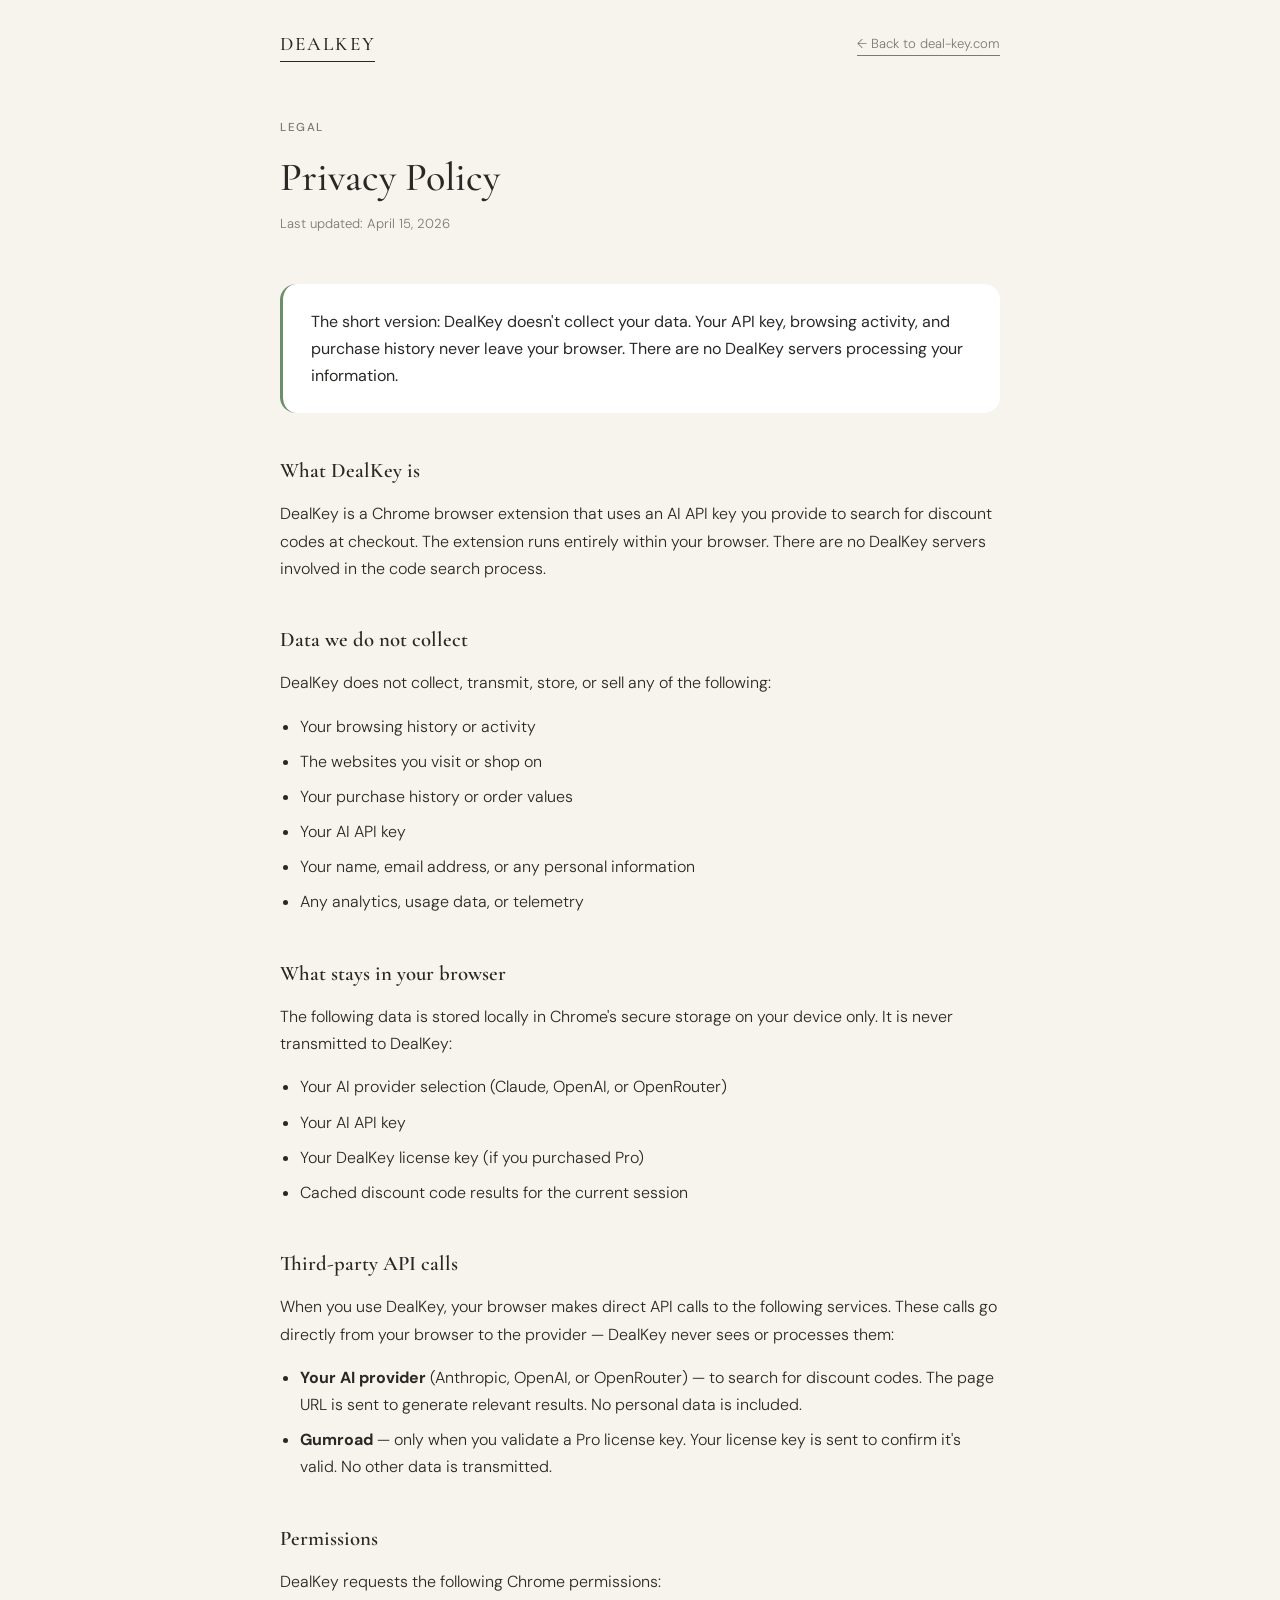
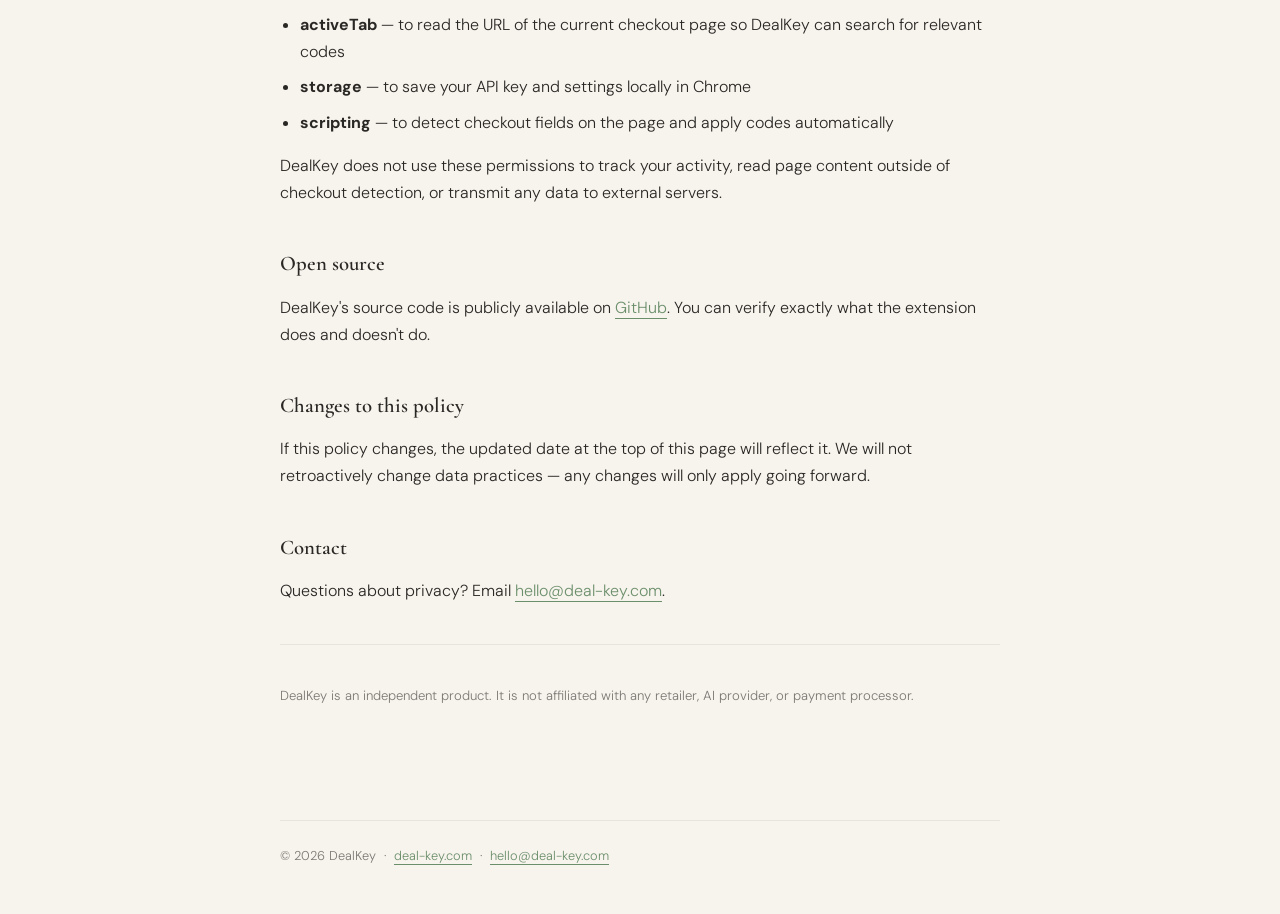
<file: privacy.html>
<!DOCTYPE html>
<html lang="en">
<head>
  <meta charset="UTF-8" />
  <meta name="viewport" content="width=device-width, initial-scale=1.0" />
  <title>Privacy Policy — DealKey</title>
  <meta name="description" content="DealKey privacy policy. We don't collect your data. Here's what that actually means." />
  <link rel="preconnect" href="https://fonts.googleapis.com" />
  <link rel="preconnect" href="https://fonts.gstatic.com" crossorigin />
  <link href="https://fonts.googleapis.com/css2?family=Cormorant+Garamond:wght@400;500;600&family=DM+Sans:wght@300;400;500&display=swap" rel="stylesheet" />
  <style>
    *, *::before, *::after { box-sizing: border-box; margin: 0; padding: 0; }

    :root {
      --cream: #F7F3ED;
      --sage: #6B8F6B;
      --charcoal: #2A2825;
      --charcoal-60: rgba(42,40,37,0.6);
      --border: rgba(42,40,37,0.08);
    }

    body {
      background: var(--cream);
      color: var(--charcoal);
      font-family: 'DM Sans', sans-serif;
      font-weight: 300;
      font-size: 16px;
      line-height: 1.7;
      padding: 0 24px;
    }

    nav {
      max-width: 720px;
      margin: 0 auto;
      padding: 28px 0 0;
      display: flex;
      align-items: center;
      justify-content: space-between;
    }

    .wordmark {
      font-family: 'Cormorant Garamond', serif;
      font-size: 1.2rem;
      font-weight: 500;
      letter-spacing: 0.1em;
      text-transform: uppercase;
      color: var(--charcoal);
      text-decoration: none;
    }

    nav a.back {
      font-size: 0.82rem;
      color: var(--charcoal-60);
      text-decoration: none;
    }

    nav a.back:hover { color: var(--charcoal); }

    .content {
      max-width: 720px;
      margin: 0 auto;
      padding: 56px 0 96px;
    }

    .label {
      font-size: 0.72rem;
      letter-spacing: 0.14em;
      text-transform: uppercase;
      font-weight: 500;
      color: var(--charcoal-60);
      margin-bottom: 16px;
    }

    h1 {
      font-family: 'Cormorant Garamond', serif;
      font-size: 2.5rem;
      font-weight: 500;
      line-height: 1.2;
      margin-bottom: 12px;
    }

    .updated {
      font-size: 0.82rem;
      color: var(--charcoal-60);
      margin-bottom: 48px;
    }

    h2 {
      font-family: 'Cormorant Garamond', serif;
      font-size: 1.3rem;
      font-weight: 600;
      margin: 40px 0 12px;
    }

    p { margin-bottom: 16px; }

    ul {
      margin: 0 0 16px 20px;
    }

    ul li { margin-bottom: 8px; }

    a { color: var(--sage); text-decoration: none; border-bottom: 1px solid currentColor; }
    a:hover { opacity: 0.75; }

    .highlight-box {
      background: white;
      border-radius: 16px;
      padding: 24px 28px;
      margin: 32px 0;
      border-left: 3px solid var(--sage);
    }

    .highlight-box p { margin: 0; font-weight: 400; }

    hr { border: none; border-top: 1px solid var(--border); margin: 40px 0; }

    footer {
      max-width: 720px;
      margin: 0 auto;
      padding: 24px 0 48px;
      font-size: 0.8rem;
      color: var(--charcoal-60);
      border-top: 1px solid var(--border);
    }
  </style>
</head>
<body>

<nav>
  <a class="wordmark" href="/">DealKey</a>
  <a class="back" href="/">← Back to deal-key.com</a>
</nav>

<div class="content">

  <div class="label">Legal</div>
  <h1>Privacy Policy</h1>
  <p class="updated">Last updated: April 15, 2026</p>

  <div class="highlight-box">
    <p>The short version: DealKey doesn't collect your data. Your API key, browsing activity, and purchase history never leave your browser. There are no DealKey servers processing your information.</p>
  </div>

  <h2>What DealKey is</h2>
  <p>DealKey is a Chrome browser extension that uses an AI API key you provide to search for discount codes at checkout. The extension runs entirely within your browser. There are no DealKey servers involved in the code search process.</p>

  <h2>Data we do not collect</h2>
  <p>DealKey does not collect, transmit, store, or sell any of the following:</p>
  <ul>
    <li>Your browsing history or activity</li>
    <li>The websites you visit or shop on</li>
    <li>Your purchase history or order values</li>
    <li>Your AI API key</li>
    <li>Your name, email address, or any personal information</li>
    <li>Any analytics, usage data, or telemetry</li>
  </ul>

  <h2>What stays in your browser</h2>
  <p>The following data is stored locally in Chrome's secure storage on your device only. It is never transmitted to DealKey:</p>
  <ul>
    <li>Your AI provider selection (Claude, OpenAI, or OpenRouter)</li>
    <li>Your AI API key</li>
    <li>Your DealKey license key (if you purchased Pro)</li>
    <li>Cached discount code results for the current session</li>
  </ul>

  <h2>Third-party API calls</h2>
  <p>When you use DealKey, your browser makes direct API calls to the following services. These calls go directly from your browser to the provider — DealKey never sees or processes them:</p>
  <ul>
    <li><strong>Your AI provider</strong> (Anthropic, OpenAI, or OpenRouter) — to search for discount codes. The page URL is sent to generate relevant results. No personal data is included.</li>
    <li><strong>Gumroad</strong> — only when you validate a Pro license key. Your license key is sent to confirm it's valid. No other data is transmitted.</li>
  </ul>

  <h2>Permissions</h2>
  <p>DealKey requests the following Chrome permissions:</p>
  <ul>
    <li><strong>activeTab</strong> — to read the URL of the current checkout page so DealKey can search for relevant codes</li>
    <li><strong>storage</strong> — to save your API key and settings locally in Chrome</li>
    <li><strong>scripting</strong> — to detect checkout fields on the page and apply codes automatically</li>
  </ul>
  <p>DealKey does not use these permissions to track your activity, read page content outside of checkout detection, or transmit any data to external servers.</p>

  <h2>Open source</h2>
  <p>DealKey's source code is publicly available on <a href="https://github.com/clintborle/dealkey-pro" target="_blank" rel="noopener">GitHub</a>. You can verify exactly what the extension does and doesn't do.</p>

  <h2>Changes to this policy</h2>
  <p>If this policy changes, the updated date at the top of this page will reflect it. We will not retroactively change data practices — any changes will only apply going forward.</p>

  <h2>Contact</h2>
  <p>Questions about privacy? Email <a href="mailto:hello@deal-key.com">hello@deal-key.com</a>.</p>

  <hr />

  <p style="font-size:0.82rem; color:var(--charcoal-60);">DealKey is an independent product. It is not affiliated with any retailer, AI provider, or payment processor.</p>

</div>

<footer>
  © 2026 DealKey &nbsp;·&nbsp;
  <a href="/">deal-key.com</a> &nbsp;·&nbsp;
  <a href="mailto:hello@deal-key.com">hello@deal-key.com</a>
</footer>

</body>
</html>
</file>
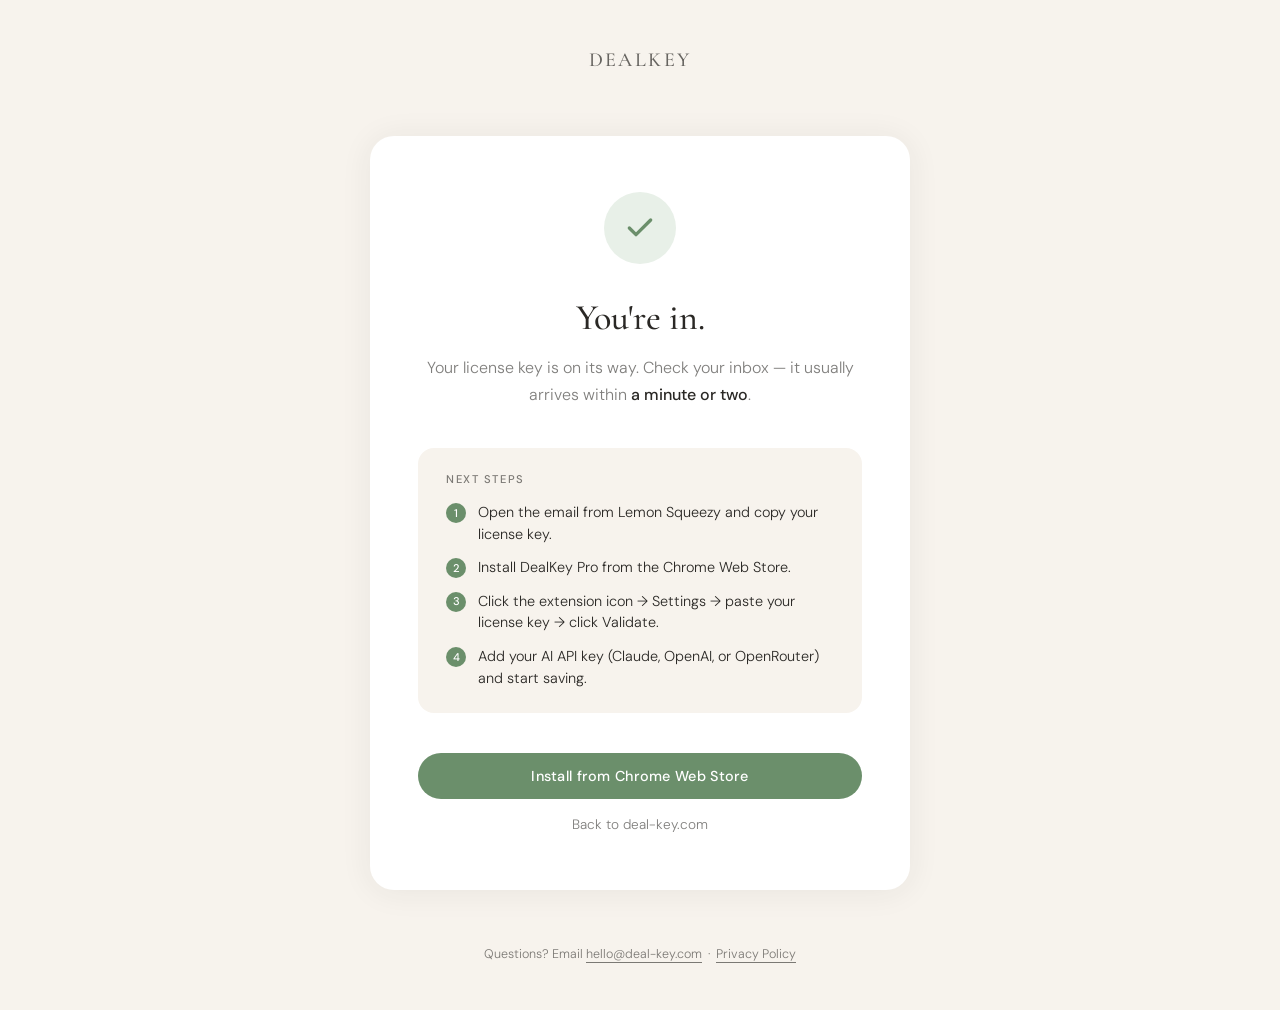
<file: thanks.html>
<!DOCTYPE html>
<html lang="en">
<head>
  <meta charset="UTF-8" />
  <meta name="viewport" content="width=device-width, initial-scale=1.0" />
  <title>You're in — DealKey Pro</title>
  <meta name="description" content="Your DealKey Pro purchase is confirmed. Check your email for your license key." />
  <meta name="robots" content="noindex" />

  <!-- OG -->
  <meta property="og:title" content="Welcome to DealKey Pro" />
  <meta property="og:description" content="Your AI discount code finder is ready." />
  <meta property="og:url" content="https://deal-key.com/thanks.html" />
  <meta property="og:type" content="website" />

  <!-- Fonts -->
  <link rel="preconnect" href="https://fonts.googleapis.com" />
  <link rel="preconnect" href="https://fonts.gstatic.com" crossorigin />
  <link href="https://fonts.googleapis.com/css2?family=Cormorant+Garamond:ital,wght@0,400;0,500;0,600;1,400&family=DM+Sans:wght@300;400;500&display=swap" rel="stylesheet" />

  <style>
    *, *::before, *::after { box-sizing: border-box; margin: 0; padding: 0; }

    :root {
      --cream:      #F7F3ED;
      --cream-dark: #EDE8E0;
      --sage:       #6B8F6B;
      --sage-light: #8AAD8A;
      --sage-pale:  #E8F0E8;
      --charcoal:   #2A2825;
      --charcoal-60:#2A282599;
      --terra:      #C4785A;
    }

    html { scroll-behavior: smooth; }

    body {
      background: var(--cream);
      color: var(--charcoal);
      font-family: 'DM Sans', sans-serif;
      font-weight: 300;
      min-height: 100vh;
      display: flex;
      flex-direction: column;
      align-items: center;
      justify-content: center;
      padding: 48px 24px;
    }

    /* ── Wordmark ── */
    .wordmark {
      font-family: 'Cormorant Garamond', serif;
      font-size: 1.25rem;
      font-weight: 500;
      letter-spacing: 0.12em;
      color: var(--charcoal);
      text-decoration: none;
      text-transform: uppercase;
      margin-bottom: 64px;
      opacity: 0.7;
    }

    /* ── Card ── */
    .card {
      background: white;
      border-radius: 24px;
      padding: 56px 48px;
      max-width: 540px;
      width: 100%;
      text-align: center;
      box-shadow: 0 2px 32px rgba(42, 40, 37, 0.07);
    }

    /* ── Checkmark ── */
    .check-ring {
      width: 72px;
      height: 72px;
      border-radius: 50%;
      background: var(--sage-pale);
      display: flex;
      align-items: center;
      justify-content: center;
      margin: 0 auto 32px;
    }

    .check-ring svg {
      width: 32px;
      height: 32px;
      stroke: var(--sage);
    }

    /* ── Typography ── */
    h1 {
      font-family: 'Cormorant Garamond', serif;
      font-size: 2.25rem;
      font-weight: 500;
      line-height: 1.2;
      margin-bottom: 16px;
      color: var(--charcoal);
    }

    .subtitle {
      font-size: 1rem;
      line-height: 1.65;
      color: var(--charcoal-60);
      margin-bottom: 40px;
    }

    .subtitle strong {
      color: var(--charcoal);
      font-weight: 500;
    }

    /* ── Step list ── */
    .steps {
      background: var(--cream);
      border-radius: 16px;
      padding: 24px 28px;
      text-align: left;
      margin-bottom: 40px;
    }

    .steps-label {
      font-size: 0.7rem;
      letter-spacing: 0.14em;
      text-transform: uppercase;
      font-weight: 500;
      color: var(--charcoal-60);
      margin-bottom: 16px;
    }

    .step {
      display: flex;
      align-items: flex-start;
      gap: 12px;
      font-size: 0.9rem;
      line-height: 1.5;
      color: var(--charcoal);
      margin-bottom: 12px;
    }

    .step:last-child { margin-bottom: 0; }

    .step-num {
      background: var(--sage);
      color: white;
      border-radius: 50%;
      width: 20px;
      height: 20px;
      font-size: 0.7rem;
      font-weight: 500;
      display: flex;
      align-items: center;
      justify-content: center;
      flex-shrink: 0;
      margin-top: 1px;
    }

    /* ── CTA buttons ── */
    .btn-primary {
      display: inline-block;
      background: var(--sage);
      color: white;
      border-radius: 100px;
      padding: 14px 32px;
      font-family: 'DM Sans', sans-serif;
      font-size: 0.9rem;
      font-weight: 500;
      text-decoration: none;
      letter-spacing: 0.02em;
      transition: background 0.2s, transform 0.15s;
      margin-bottom: 14px;
      width: 100%;
    }

    .btn-primary:hover {
      background: var(--sage-light);
      transform: translateY(-1px);
    }

    .btn-secondary {
      display: inline-block;
      color: var(--charcoal-60);
      font-size: 0.85rem;
      text-decoration: none;
      transition: color 0.2s;
    }

    .btn-secondary:hover { color: var(--charcoal); }

    /* ── Footer ── */
    footer {
      margin-top: 56px;
      font-size: 0.78rem;
      color: var(--charcoal-60);
      text-align: center;
    }

    footer a {
      color: var(--charcoal-60);
      text-decoration: none;
      border-bottom: 1px solid currentColor;
    }

    footer a:hover { color: var(--charcoal); }

    /* ── Responsive ── */
    @media (max-width: 560px) {
      .card { padding: 40px 28px; }
      h1 { font-size: 1.85rem; }
    }
  </style>
</head>
<body>

  <a class="wordmark" href="https://deal-key.com">DealKey</a>

  <div class="card">

    <div class="check-ring">
      <svg viewBox="0 0 24 24" fill="none" stroke-width="2.5" stroke-linecap="round" stroke-linejoin="round">
        <polyline points="20 6 9 17 4 12" />
      </svg>
    </div>

    <h1>You're in.</h1>

    <p class="subtitle">
      Your license key is on its way. Check your inbox —
      it usually arrives within <strong>a minute or two</strong>.
    </p>

    <div class="steps">
      <div class="steps-label">Next steps</div>

      <div class="step">
        <div class="step-num">1</div>
        <span>Open the email from Lemon Squeezy and copy your license key.</span>
      </div>

      <div class="step">
        <div class="step-num">2</div>
        <span>Install DealKey Pro from the Chrome Web Store.</span>
      </div>

      <div class="step">
        <div class="step-num">3</div>
        <span>Click the extension icon → Settings → paste your license key → click Validate.</span>
      </div>

      <div class="step">
        <div class="step-num">4</div>
        <span>Add your AI API key (Claude, OpenAI, or OpenRouter) and start saving.</span>
      </div>
    </div>

    <!-- REPLACE href with your real Chrome Web Store listing URL -->
    <a class="btn-primary" href="CHROME_WEB_STORE_URL_HERE" target="_blank" rel="noopener">
      Install from Chrome Web Store
    </a>

    <br />
    <a class="btn-secondary" href="https://deal-key.com">Back to deal-key.com</a>

  </div>

  <footer>
    Questions? Email <a href="mailto:hello@deal-key.com">hello@deal-key.com</a>
    &nbsp;·&nbsp;
    <a href="https://deal-key.com/privacy.html">Privacy Policy</a>
  </footer>

</body>
</html>
</file>
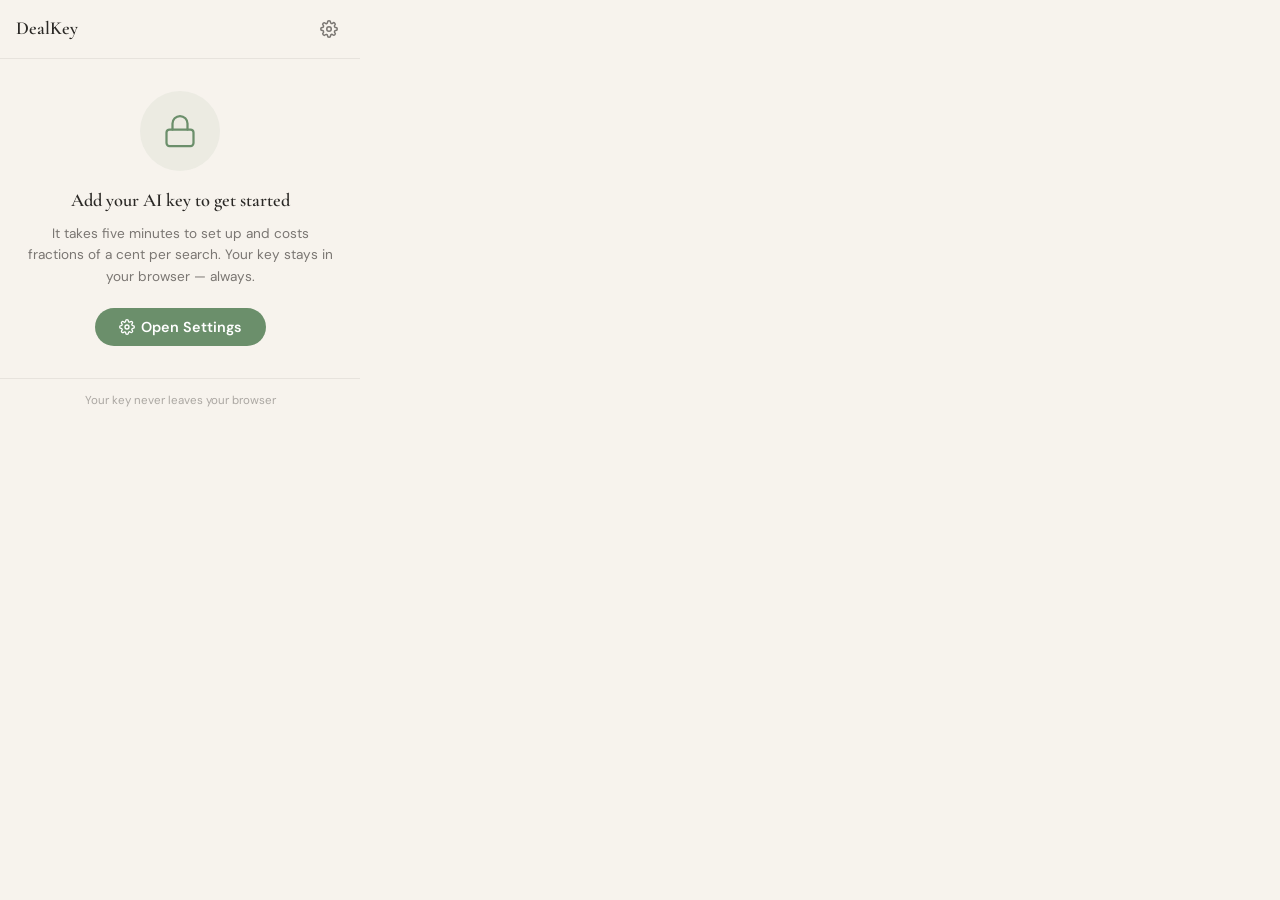
<file: src/popup.html>
<!DOCTYPE html>
<html lang="en">
<head>
  <meta charset="UTF-8">
  <meta name="viewport" content="width=device-width, initial-scale=1.0">
  <title>DealKey</title>
  <link rel="preconnect" href="https://fonts.googleapis.com">
  <link rel="preconnect" href="https://fonts.gstatic.com" crossorigin>
  <link href="https://fonts.googleapis.com/css2?family=Cormorant+Garamond:ital,wght@0,400;0,500;0,600;0,700;1,400;1,500&family=DM+Sans:wght@400;500;600;700&family=IBM+Plex+Mono:wght@400;500&display=swap" rel="stylesheet">
  <link rel="stylesheet" href="popup.css">
</head>
<body>

  <!-- Header -->
  <div class="popup-header">
    <span class="popup-logo">DealKey</span>
    <button class="popup-settings-btn" id="openSettings" title="Settings">
      <svg width="18" height="18" viewBox="0 0 24 24" fill="none" stroke="currentColor" stroke-width="2" stroke-linecap="round" stroke-linejoin="round">
        <circle cx="12" cy="12" r="3"/>
        <path d="M19.4 15a1.65 1.65 0 0 0 .33 1.82l.06.06a2 2 0 0 1-2.83 2.83l-.06-.06a1.65 1.65 0 0 0-1.82-.33 1.65 1.65 0 0 0-1 1.51V21a2 2 0 0 1-4 0v-.09A1.65 1.65 0 0 0 9 19.4a1.65 1.65 0 0 0-1.82.33l-.06.06a2 2 0 0 1-2.83-2.83l.06-.06A1.65 1.65 0 0 0 4.68 15a1.65 1.65 0 0 0-1.51-1H3a2 2 0 0 1 0-4h.09A1.65 1.65 0 0 0 4.6 9a1.65 1.65 0 0 0-.33-1.82l-.06-.06a2 2 0 0 1 2.83-2.83l.06.06A1.65 1.65 0 0 0 9 4.68a1.65 1.65 0 0 0 1-1.51V3a2 2 0 0 1 4 0v.09a1.65 1.65 0 0 0 1 1.51 1.65 1.65 0 0 0 1.82-.33l.06-.06a2 2 0 0 1 2.83 2.83l-.06.06A1.65 1.65 0 0 0 19.4 9a1.65 1.65 0 0 0 1.51 1H21a2 2 0 0 1 0 4h-.09a1.65 1.65 0 0 0-1.51 1z"/>
      </svg>
    </button>
  </div>

  <!-- State U: Upgrade (no license) -->
  <div class="popup-state state-upgrade" id="stateUpgrade">
    <div class="upgrade-icon">
      <svg viewBox="0 0 24 24" fill="none" stroke="currentColor" stroke-width="1.5" stroke-linecap="round" stroke-linejoin="round">
        <polygon points="12 2 15.09 8.26 22 9.27 17 14.14 18.18 21.02 12 17.77 5.82 21.02 7 14.14 2 9.27 8.91 8.26 12 2"/>
      </svg>
    </div>
    <h3>Find deals automatically.</h3>
    <p>DealKey Pro uses your own AI key to find working codes at checkout. One-time, no subscription.</p>
    <a href="https://5841653014751.gumroad.com/l/dealkey-pro" class="btn-open-settings" id="btnGetPro" target="_blank" rel="noopener" style="text-decoration:none; display:inline-flex; margin-bottom:8px;">
      Get DealKey Pro — $19
    </a>
    <button class="btn-search-anyway" id="openSettingsLicense" style="margin-top:4px;">Already purchased? Enter license →</button>
  </div>

  <!-- State A: Loading -->
  <div class="popup-state state-loading" id="stateLoading">
    <div class="spinner"></div>
    <p class="state-loading__text">Searching for deals...</p>
  </div>

  <!-- State B: Results Found -->
  <div class="popup-state state-results" id="stateResults">
    <div class="results-header">
      <span class="results-store" id="storeName">Patagonia</span>
      <span class="results-badge">Checkout detected</span>
    </div>
    <div class="results-list" id="resultsList">
      <!-- Deal cards injected by JS -->
    </div>
  </div>

  <!-- State C: Settings Needed -->
  <div class="popup-state state-setup" id="stateSetup">
    <div class="setup-illustration">
      <svg viewBox="0 0 24 24" fill="none" stroke="currentColor" stroke-width="1.5" stroke-linecap="round" stroke-linejoin="round">
        <rect x="3" y="11" width="18" height="11" rx="2" ry="2"/>
        <path d="M7 11V7a5 5 0 0 1 10 0v4"/>
      </svg>
    </div>
    <h3>Add your AI key to get started</h3>
    <p>It takes five minutes to set up and costs fractions of a cent per search. Your key stays in your browser — always.</p>
    <button class="btn-open-settings" id="openSettingsSetup">
      <svg width="16" height="16" viewBox="0 0 24 24" fill="none" stroke="currentColor" stroke-width="2" stroke-linecap="round" stroke-linejoin="round"><circle cx="12" cy="12" r="3"/><path d="M19.4 15a1.65 1.65 0 0 0 .33 1.82l.06.06a2 2 0 0 1-2.83 2.83l-.06-.06a1.65 1.65 0 0 0-1.82-.33 1.65 1.65 0 0 0-1 1.51V21a2 2 0 0 1-4 0v-.09A1.65 1.65 0 0 0 9 19.4a1.65 1.65 0 0 0-1.82.33l-.06.06a2 2 0 0 1-2.83-2.83l.06-.06A1.65 1.65 0 0 0 4.68 15a1.65 1.65 0 0 0-1.51-1H3a2 2 0 0 1 0-4h.09A1.65 1.65 0 0 0 4.6 9a1.65 1.65 0 0 0-.33-1.82l-.06-.06a2 2 0 0 1 2.83-2.83l.06.06A1.65 1.65 0 0 0 9 4.68a1.65 1.65 0 0 0 1-1.51V3a2 2 0 0 1 4 0v.09a1.65 1.65 0 0 0 1 1.51 1.65 1.65 0 0 0 1.82-.33l.06-.06a2 2 0 0 1 2.83 2.83l-.06.06A1.65 1.65 0 0 0 19.4 9a1.65 1.65 0 0 0 1.51 1H21a2 2 0 0 1 0 4h-.09a1.65 1.65 0 0 0-1.51 1z"/></svg>
      Open Settings
    </button>
  </div>

  <!-- State D: Not a Checkout -->
  <div class="popup-state state-idle" id="stateIdle">
    <div class="state-idle__icon">
      <svg viewBox="0 0 24 24" fill="none" stroke="currentColor" stroke-width="2" stroke-linecap="round" stroke-linejoin="round">
        <circle cx="11" cy="11" r="8"/>
        <line x1="21" y1="21" x2="16.65" y2="16.65"/>
      </svg>
    </div>
    <p>No checkout page detected</p>
    <button class="btn-search-anyway" id="searchAnyway">Search anyway for <span id="currentStoreName">this store</span></button>
  </div>

  <!-- Footer -->
  <div class="popup-footer">
    <span class="popup-footer__text">Your key never leaves your browser</span>
  </div>

  <script src="popup.js"></script>
</body>
</html>
</file>
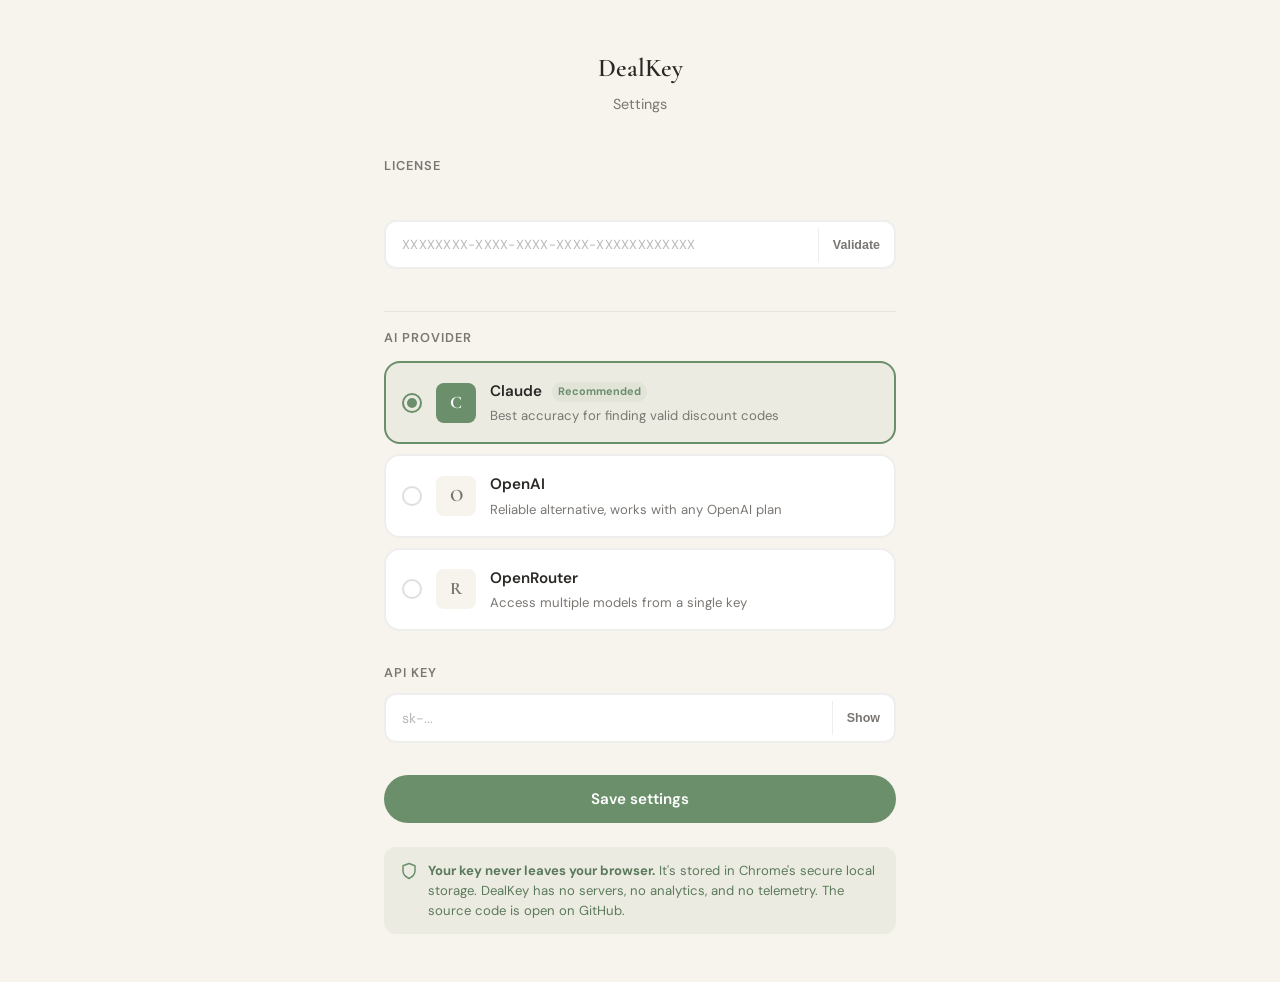
<file: src/settings.html>
<!DOCTYPE html>
<html lang="en">
<head>
  <meta charset="UTF-8">
  <meta name="viewport" content="width=device-width, initial-scale=1.0">
  <title>DealKey Settings</title>
  <link rel="preconnect" href="https://fonts.googleapis.com">
  <link rel="preconnect" href="https://fonts.gstatic.com" crossorigin>
  <link href="https://fonts.googleapis.com/css2?family=Cormorant+Garamond:ital,wght@0,400;0,500;0,600;0,700;1,400;1,500&family=DM+Sans:wght@400;500;600;700&family=IBM+Plex+Mono:wght@400;500&display=swap" rel="stylesheet">
  <link rel="stylesheet" href="settings.css">
</head>
<body>

  <div class="settings-container">

    <!-- Header -->
    <div class="settings-header">
      <span class="settings-header__logo">DealKey</span>
      <p class="settings-header__subtitle">Settings</p>
    </div>

    <!-- License Key -->
    <div class="license-section" id="licenseSection">
      <p class="provider-section__label">License</p>

      <div id="licenseStatusBanner" style="display:none; margin-bottom:12px; padding:10px 14px; border-radius:8px; font-size:0.82rem; font-weight:500; display:flex; align-items:center; gap:8px;"></div>

      <div class="key-input-wrapper" style="margin-bottom:8px;">
        <input type="text" class="key-input" id="licenseKeyInput" placeholder="XXXXXXXX-XXXX-XXXX-XXXX-XXXXXXXXXXXX" autocomplete="off" spellcheck="false" style="font-family: var(--font-mono, 'IBM Plex Mono', monospace); font-size:0.82rem; letter-spacing:0.02em;">
        <button class="key-toggle" id="validateBtn">Validate</button>
      </div>
      <div id="licenseFeedback" style="font-size:0.78rem; min-height:18px; margin-bottom:4px;"></div>

      <div id="upgradeNudge" style="display:none; margin-top:8px; font-size:0.8rem; color:#7A7672;">
        No license? <a href="https://5841653014751.gumroad.com/l/dealkey-pro" target="_blank" rel="noopener" style="color:#6B8F6B; font-weight:500; text-decoration:none;">Get DealKey Pro — $19 →</a>
      </div>
    </div>

    <hr style="border:none; border-top:1px solid rgba(42,40,37,0.08); margin:16px 0;">

    <!-- Provider Selection -->
    <div class="provider-section">
      <p class="provider-section__label">AI Provider</p>
      <div class="provider-cards" id="providerCards">

        <label class="provider-card selected" data-provider="claude">
          <input type="radio" name="provider" value="claude" checked>
          <span class="provider-card__radio"></span>
          <span class="provider-card__icon">C</span>
          <div class="provider-card__info">
            <span class="provider-card__name">Claude <span class="provider-card__badge">Recommended</span></span>
            <p class="provider-card__desc">Best accuracy for finding valid discount codes</p>
          </div>
        </label>

        <label class="provider-card" data-provider="openai">
          <input type="radio" name="provider" value="openai">
          <span class="provider-card__radio"></span>
          <span class="provider-card__icon">O</span>
          <div class="provider-card__info">
            <span class="provider-card__name">OpenAI</span>
            <p class="provider-card__desc">Reliable alternative, works with any OpenAI plan</p>
          </div>
        </label>

        <label class="provider-card" data-provider="openrouter">
          <input type="radio" name="provider" value="openrouter">
          <span class="provider-card__radio"></span>
          <span class="provider-card__icon">R</span>
          <div class="provider-card__info">
            <span class="provider-card__name">OpenRouter</span>
            <p class="provider-card__desc">Access multiple models from a single key</p>
          </div>
        </label>

      </div>
    </div>

    <!-- API Key Input -->
    <div class="key-section">
      <p class="key-section__label">API Key</p>
      <div class="key-input-wrapper">
        <input type="password" class="key-input" id="apiKeyInput" placeholder="sk-..." autocomplete="off" spellcheck="false">
        <button class="key-toggle" id="keyToggle">Show</button>
      </div>
    </div>

    <!-- Save -->
    <div class="save-section">
      <button class="btn-save" id="saveBtn">Save settings</button>
      <div class="toast" id="toast"></div>
    </div>

    <!-- Privacy Note -->
    <div class="privacy-note">
      <svg viewBox="0 0 24 24" fill="none" stroke="currentColor" stroke-width="2" stroke-linecap="round" stroke-linejoin="round">
        <path d="M12 22s8-4 8-10V5l-8-3-8 3v7c0 6 8 10 8 10z"/>
      </svg>
      <p class="privacy-note__text">
        <strong>Your key never leaves your browser.</strong>
        It's stored in Chrome's secure local storage. DealKey has no servers, no analytics, and no telemetry. The source code is open on GitHub.
      </p>
    </div>

  </div>

  <script>
    // Provider card selection
    document.querySelectorAll('.provider-card').forEach(card => {
      card.addEventListener('click', () => {
        document.querySelectorAll('.provider-card').forEach(c => c.classList.remove('selected'));
        card.classList.add('selected');
        card.querySelector('input[type="radio"]').checked = true;

        // Update placeholder based on provider
        const provider = card.dataset.provider;
        const input = document.getElementById('apiKeyInput');
        const placeholders = {
          claude: 'sk-ant-...',
          openai: 'sk-...',
          openrouter: 'sk-or-...'
        };
        input.placeholder = placeholders[provider] || 'sk-...';
      });
    });

    // Show/hide toggle
    const keyInput = document.getElementById('apiKeyInput');
    const keyToggle = document.getElementById('keyToggle');
    keyToggle.addEventListener('click', () => {
      const isPassword = keyInput.type === 'password';
      keyInput.type = isPassword ? 'text' : 'password';
      keyToggle.textContent = isPassword ? 'Hide' : 'Show';
    });

    // Save settings
    const saveBtn = document.getElementById('saveBtn');
    const toast = document.getElementById('toast');

    saveBtn.addEventListener('click', () => {
      const provider = document.querySelector('input[name="provider"]:checked').value;
      const apiKey = keyInput.value.trim();

      if (!apiKey) {
        showToast('Please enter an API key', 'error');
        return;
      }

      saveBtn.classList.add('saving');
      saveBtn.textContent = 'Saving...';

      // Save to Chrome storage
      if (typeof chrome !== 'undefined' && chrome.storage) {
        chrome.storage.local.set({ provider, apiKey }, () => {
          onSaveSuccess();
        });
      } else {
        // Fallback for testing outside extension
        localStorage.setItem('dealkey_provider', provider);
        localStorage.setItem('dealkey_apiKey', apiKey);
        setTimeout(onSaveSuccess, 400);
      }
    });

    function onSaveSuccess() {
      saveBtn.classList.remove('saving');
      saveBtn.classList.add('saved');
      saveBtn.textContent = 'Saved';
      showToast('Settings saved successfully', 'success');

      setTimeout(() => {
        saveBtn.classList.remove('saved');
        saveBtn.textContent = 'Save settings';
      }, 2000);
    }

    function showToast(message, type) {
      toast.textContent = message;
      toast.className = 'toast visible ' + type;
      setTimeout(() => {
        toast.classList.remove('visible');
      }, 3000);
    }

    // Load saved settings
    function loadSettings() {
      if (typeof chrome !== 'undefined' && chrome.storage) {
        chrome.storage.local.get(['provider', 'apiKey'], (result) => {
          if (result.provider) {
            const card = document.querySelector(`[data-provider="${result.provider}"]`);
            if (card) {
              document.querySelectorAll('.provider-card').forEach(c => c.classList.remove('selected'));
              card.classList.add('selected');
              card.querySelector('input[type="radio"]').checked = true;
            }
          }
          if (result.apiKey) {
            keyInput.value = result.apiKey;
          }
        });
      } else {
        const provider = localStorage.getItem('dealkey_provider');
        const apiKey = localStorage.getItem('dealkey_apiKey');
        if (provider) {
          const card = document.querySelector(`[data-provider="${provider}"]`);
          if (card) {
            document.querySelectorAll('.provider-card').forEach(c => c.classList.remove('selected'));
            card.classList.add('selected');
            card.querySelector('input[type="radio"]').checked = true;
          }
        }
        if (apiKey) keyInput.value = apiKey;
      }
    }

    loadSettings();

    // ── License validation ──────────────────────────────────────────────────

    // Gumroad product permalink — the short ID from the product URL
    const GUMROAD_PRODUCT_ID = 'hvwmcj';
    const GUMROAD_VERIFY_URL = 'https://api.gumroad.com/v2/licenses/verify';

    const licenseKeyInput  = document.getElementById('licenseKeyInput');
    const validateBtn      = document.getElementById('validateBtn');
    const licenseStatusBanner = document.getElementById('licenseStatusBanner');
    const licenseFeedback  = document.getElementById('licenseFeedback');
    const upgradeNudge     = document.getElementById('upgradeNudge');

    async function validateLicense(key) {
      if (!key || key.trim().length < 10) return { valid: false, error: 'Enter a valid license key.' };

      if (!navigator.onLine) {
        const s = await chrome.storage.local.get(['licenseKey', 'licenseValid']);
        if (s.licenseKey === key.trim() && s.licenseValid) return { valid: true, offline: true };
        return { valid: false, error: 'Offline — connect to validate.' };
      }

      try {
        const body = new URLSearchParams({
          product_permalink: GUMROAD_PRODUCT_ID,
          license_key: key.trim(),
          increment_uses_count: 'false'
        });

        const res = await fetch(GUMROAD_VERIFY_URL, {
          method: 'POST',
          headers: { 'Content-Type': 'application/x-www-form-urlencoded' },
          body: body.toString()
        });

        const data = await res.json();

        if (data.success) return { valid: true };

        return { valid: false, error: data.message || 'Invalid license key.' };
      } catch {
        return { valid: false, error: 'Could not reach license server — check your connection.' };
      }
    }

    function showLicenseValid(offline) {
      licenseStatusBanner.style.display = 'flex';
      licenseStatusBanner.style.background = 'rgba(107,143,107,0.12)';
      licenseStatusBanner.style.color = '#3a6b3a';
      licenseStatusBanner.innerHTML = offline
        ? '✓ Pro unlocked (offline — using cached validation)'
        : '✓ Pro unlocked';
      licenseFeedback.textContent = '';
      upgradeNudge.style.display = 'none';
    }

    function showLicenseInvalid(msg) {
      licenseStatusBanner.style.display = 'none';
      licenseFeedback.style.color = '#C4785A';
      licenseFeedback.textContent = msg;
      upgradeNudge.style.display = 'block';
    }

    validateBtn.addEventListener('click', async () => {
      const key = licenseKeyInput.value.trim();
      if (!key) { showLicenseInvalid('Enter your license key first.'); return; }

      validateBtn.disabled = true;
      validateBtn.textContent = 'Checking…';
      licenseFeedback.textContent = '';

      const result = await validateLicense(key);

      if (result.valid) {
        await chrome.storage.local.set({ licenseKey: key, licenseValid: true });
        showLicenseValid(result.offline);
      } else {
        await chrome.storage.local.set({ licenseKey: key, licenseValid: false });
        showLicenseInvalid(result.error);
      }

      validateBtn.disabled = false;
      validateBtn.textContent = 'Validate';
    });

    licenseKeyInput.addEventListener('keydown', e => {
      if (e.key === 'Enter') validateBtn.click();
    });

    // Load saved license state
    if (typeof chrome !== 'undefined' && chrome.storage) {
      chrome.storage.local.get(['licenseKey', 'licenseValid'], (result) => {
        if (result.licenseKey) {
          licenseKeyInput.value = result.licenseKey;
          if (result.licenseValid) {
            showLicenseValid(false);
          } else {
            showLicenseInvalid('Previously saved key is invalid — try re-validating.');
            upgradeNudge.style.display = 'block';
          }
        } else {
          upgradeNudge.style.display = 'block';
        }
      });
    }
  </script>
</body>
</html>
</file>
<file: src/popup.css>
/* ============================================
   DEALKEY POPUP — CSS
   360px wide Chrome extension popup
   ============================================ */

:root {
  --color-bg: #F7F3ED;
  --color-bg-warm: #F0EBE3;
  --color-bg-card: #FFFFFF;
  --color-sage: #6B8F6B;
  --color-sage-light: #7FA37F;
  --color-sage-dark: #5A7A5A;
  --color-sage-bg: rgba(107, 143, 107, 0.08);
  --color-charcoal: #2A2825;
  --color-charcoal-light: #4A4742;
  --color-charcoal-muted: #7A7672;
  --color-terracotta: #C4785A;
  --color-terracotta-bg: rgba(196, 120, 90, 0.1);
  --color-border: rgba(42, 40, 37, 0.08);
  --color-border-strong: rgba(42, 40, 37, 0.15);

  --font-serif: 'Cormorant Garamond', Georgia, serif;
  --font-sans: 'DM Sans', system-ui, sans-serif;
  --font-mono: 'IBM Plex Mono', monospace;

  --radius-sm: 8px;
  --radius-md: 12px;
  --radius-lg: 16px;
  --radius-pill: 100px;

  --shadow-soft: 0 2px 12px rgba(42, 40, 37, 0.06);
}

* { box-sizing: border-box; margin: 0; padding: 0; }

body {
  width: 360px;
  min-height: 200px;
  font-family: var(--font-sans);
  font-size: 14px;
  line-height: 1.5;
  color: var(--color-charcoal);
  background: var(--color-bg);
  -webkit-font-smoothing: antialiased;
}

/* ============================================
   HEADER
   ============================================ */
.popup-header {
  display: flex;
  align-items: center;
  justify-content: space-between;
  padding: 14px 16px;
  border-bottom: 1px solid var(--color-border);
}

.popup-logo {
  font-family: var(--font-serif);
  font-size: 1.15rem;
  font-weight: 600;
  color: var(--color-charcoal);
}

.popup-settings-btn {
  display: flex;
  align-items: center;
  justify-content: center;
  width: 30px;
  height: 30px;
  border-radius: 50%;
  background: none;
  border: none;
  cursor: pointer;
  color: var(--color-charcoal-muted);
  transition: all 0.2s ease;
}

.popup-settings-btn:hover {
  background: var(--color-sage-bg);
  color: var(--color-sage);
}

/* ============================================
   STATE CONTAINERS
   ============================================ */
.popup-state { display: none; }
.popup-state.active { display: block; }

/* ============================================
   STATE A — LOADING
   ============================================ */
.state-loading {
  padding: 48px 24px;
  text-align: center;
}

.spinner {
  width: 36px;
  height: 36px;
  border: 3px solid var(--color-border);
  border-top-color: var(--color-sage);
  border-radius: 50%;
  animation: spin 0.8s linear infinite;
  margin: 0 auto 16px;
}

@keyframes spin {
  to { transform: rotate(360deg); }
}

.state-loading__text {
  font-family: var(--font-serif);
  font-style: italic;
  font-size: 1.05rem;
  color: var(--color-charcoal-muted);
}

/* ============================================
   STATE B — RESULTS
   ============================================ */
.state-results { padding: 0; }

.results-header {
  display: flex;
  align-items: center;
  justify-content: space-between;
  padding: 12px 16px;
  border-bottom: 1px solid var(--color-border);
}

.results-store {
  font-family: var(--font-serif);
  font-size: 1.1rem;
  font-weight: 600;
}

.results-badge {
  font-size: 0.7rem;
  font-weight: 600;
  padding: 3px 8px;
  background: var(--color-sage-bg);
  color: var(--color-sage);
  border-radius: var(--radius-pill);
}

.results-list {
  padding: 8px 12px 12px;
}

/* Deal Card */
.deal-card {
  background: var(--color-bg-card);
  border: 1px solid var(--color-border);
  border-radius: var(--radius-md);
  padding: 12px;
  margin-bottom: 8px;
  transition: border-color 0.2s ease;
}

.deal-card:last-child { margin-bottom: 0; }

.deal-card:hover {
  border-color: var(--color-sage);
}

.deal-card__top {
  display: flex;
  align-items: center;
  justify-content: space-between;
  margin-bottom: 6px;
}

.deal-card__code {
  font-family: var(--font-mono);
  font-size: 1.05rem;
  font-weight: 500;
  color: var(--color-sage-dark);
  letter-spacing: 0.02em;
}

.deal-card__confidence {
  display: flex;
  align-items: center;
  gap: 3px;
}

.confidence-dot {
  width: 8px;
  height: 8px;
  border-radius: 50%;
  border: 1.5px solid var(--color-sage);
}

.confidence-dot--filled {
  background: var(--color-sage);
}

.confidence-dot--half {
  background: linear-gradient(to right, var(--color-sage) 50%, transparent 50%);
}

.deal-card__desc {
  font-size: 0.82rem;
  color: var(--color-charcoal-muted);
  margin-bottom: 10px;
}

.deal-card__actions {
  display: flex;
  gap: 6px;
}

.btn-apply {
  flex: 1;
  padding: 7px 14px;
  background: var(--color-sage);
  color: #fff;
  border: none;
  border-radius: var(--radius-pill);
  font-family: var(--font-sans);
  font-size: 0.82rem;
  font-weight: 600;
  cursor: pointer;
  transition: background 0.2s ease;
}

.btn-apply:hover {
  background: var(--color-sage-dark);
}

.btn-copy {
  padding: 7px 14px;
  background: transparent;
  color: var(--color-charcoal-muted);
  border: 1.5px solid var(--color-border-strong);
  border-radius: var(--radius-pill);
  font-family: var(--font-sans);
  font-size: 0.82rem;
  font-weight: 600;
  cursor: pointer;
  transition: all 0.2s ease;
}

.btn-copy:hover {
  border-color: var(--color-sage);
  color: var(--color-sage);
}

.btn-copy.copied {
  border-color: var(--color-sage);
  color: var(--color-sage);
}

/* ============================================
   STATE C — SETTINGS NEEDED
   ============================================ */
.state-setup {
  padding: 32px 24px;
  text-align: center;
}

.setup-illustration {
  width: 80px;
  height: 80px;
  margin: 0 auto 16px;
  background: var(--color-sage-bg);
  border-radius: 50%;
  display: flex;
  align-items: center;
  justify-content: center;
}

.setup-illustration svg {
  width: 36px;
  height: 36px;
  stroke: var(--color-sage);
}

.state-setup h3 {
  font-family: var(--font-serif);
  font-size: 1.15rem;
  font-weight: 600;
  margin-bottom: 8px;
}

.state-setup p {
  font-size: 0.85rem;
  color: var(--color-charcoal-muted);
  line-height: 1.6;
  margin-bottom: 20px;
}

.btn-open-settings {
  display: inline-flex;
  align-items: center;
  gap: 6px;
  padding: 10px 24px;
  background: var(--color-sage);
  color: #fff;
  border: none;
  border-radius: var(--radius-pill);
  font-family: var(--font-sans);
  font-size: 0.9rem;
  font-weight: 600;
  cursor: pointer;
  transition: background 0.2s ease;
}

.btn-open-settings:hover {
  background: var(--color-sage-dark);
}

/* ============================================
   STATE D — NOT A CHECKOUT
   ============================================ */
.state-idle {
  padding: 32px 24px;
  text-align: center;
}

.state-idle__icon {
  width: 48px;
  height: 48px;
  margin: 0 auto 12px;
  background: var(--color-bg-warm);
  border-radius: 50%;
  display: flex;
  align-items: center;
  justify-content: center;
}

.state-idle__icon svg {
  width: 22px;
  height: 22px;
  stroke: var(--color-charcoal-muted);
}

.state-idle p {
  font-size: 0.9rem;
  color: var(--color-charcoal-muted);
  margin-bottom: 16px;
}

.btn-search-anyway {
  display: inline-flex;
  padding: 8px 20px;
  background: transparent;
  color: var(--color-sage);
  border: 1.5px solid var(--color-sage);
  border-radius: var(--radius-pill);
  font-family: var(--font-sans);
  font-size: 0.85rem;
  font-weight: 600;
  cursor: pointer;
  transition: all 0.2s ease;
}

.btn-search-anyway:hover {
  background: var(--color-sage);
  color: #fff;
}

/* ============================================
   FOOTER
   ============================================ */
.popup-footer {
  padding: 10px 16px;
  border-top: 1px solid var(--color-border);
  text-align: center;
}

.popup-footer__text {
  font-size: 0.72rem;
  color: var(--color-charcoal-muted);
  opacity: 0.6;
}

/* ============================================
   UPGRADE STATE
   ============================================ */
.state-upgrade {
  padding: 20px 16px 24px;
  text-align: center;
}

.upgrade-icon {
  width: 48px;
  height: 48px;
  background: rgba(107, 143, 107, 0.1);
  border-radius: 50%;
  display: flex;
  align-items: center;
  justify-content: center;
  margin: 0 auto 14px;
}

.upgrade-icon svg {
  width: 22px;
  height: 22px;
  stroke: var(--color-sage);
}

.state-upgrade h3 {
  font-family: var(--font-serif);
  font-size: 1.2rem;
  font-weight: 500;
  margin-bottom: 8px;
  color: var(--color-charcoal);
}

.state-upgrade p {
  font-size: 0.82rem;
  line-height: 1.55;
  color: var(--color-charcoal-muted);
  margin-bottom: 16px;
}
</file>
<file: src/settings.css>
/* ============================================
   DEALKEY SETTINGS PAGE — CSS
   Full tab settings interface
   ============================================ */

:root {
  --color-bg: #F7F3ED;
  --color-bg-warm: #F0EBE3;
  --color-bg-card: #FFFFFF;
  --color-sage: #6B8F6B;
  --color-sage-light: #7FA37F;
  --color-sage-dark: #5A7A5A;
  --color-sage-bg: rgba(107, 143, 107, 0.08);
  --color-charcoal: #2A2825;
  --color-charcoal-light: #4A4742;
  --color-charcoal-muted: #7A7672;
  --color-terracotta: #C4785A;
  --color-border: rgba(42, 40, 37, 0.08);
  --color-border-strong: rgba(42, 40, 37, 0.15);
  --color-success: #5A8F5A;
  --color-error: #C45A5A;

  --font-serif: 'Cormorant Garamond', Georgia, serif;
  --font-sans: 'DM Sans', system-ui, sans-serif;
  --font-mono: 'IBM Plex Mono', monospace;

  --radius-sm: 8px;
  --radius-md: 12px;
  --radius-lg: 16px;
  --radius-xl: 20px;
  --radius-pill: 100px;

  --shadow-soft: 0 2px 12px rgba(42, 40, 37, 0.06);
  --shadow-card: 0 4px 24px rgba(42, 40, 37, 0.08);
}

* { box-sizing: border-box; margin: 0; padding: 0; }

body {
  font-family: var(--font-sans);
  font-size: 15px;
  line-height: 1.6;
  color: var(--color-charcoal);
  background: var(--color-bg);
  -webkit-font-smoothing: antialiased;
  min-height: 100vh;
}

/* ============================================
   LAYOUT
   ============================================ */
.settings-container {
  max-width: 560px;
  margin: 0 auto;
  padding: 48px 24px;
}

/* ============================================
   HEADER
   ============================================ */
.settings-header {
  text-align: center;
  margin-bottom: 40px;
}

.settings-header__logo {
  font-family: var(--font-serif);
  font-size: 1.6rem;
  font-weight: 600;
  color: var(--color-charcoal);
  display: block;
  margin-bottom: 4px;
}

.settings-header__subtitle {
  font-size: 0.9rem;
  color: var(--color-charcoal-muted);
}

/* ============================================
   PROVIDER SELECTION
   ============================================ */
.provider-section {
  margin-bottom: 32px;
}

.provider-section__label {
  font-size: 0.8rem;
  font-weight: 600;
  text-transform: uppercase;
  letter-spacing: 0.08em;
  color: var(--color-charcoal-muted);
  margin-bottom: 12px;
}

.provider-cards {
  display: flex;
  flex-direction: column;
  gap: 10px;
}

.provider-card {
  display: flex;
  align-items: center;
  gap: 14px;
  padding: 16px;
  background: var(--color-bg-card);
  border: 2px solid var(--color-border);
  border-radius: var(--radius-lg);
  cursor: pointer;
  transition: all 0.2s ease;
  position: relative;
}

.provider-card:hover {
  border-color: var(--color-border-strong);
  box-shadow: var(--shadow-soft);
}

.provider-card.selected {
  border-color: var(--color-sage);
  background: var(--color-sage-bg);
}

.provider-card input[type="radio"] {
  display: none;
}

.provider-card__radio {
  flex-shrink: 0;
  width: 20px;
  height: 20px;
  border-radius: 50%;
  border: 2px solid var(--color-border-strong);
  display: flex;
  align-items: center;
  justify-content: center;
  transition: all 0.2s ease;
}

.provider-card.selected .provider-card__radio {
  border-color: var(--color-sage);
}

.provider-card.selected .provider-card__radio::after {
  content: '';
  width: 10px;
  height: 10px;
  background: var(--color-sage);
  border-radius: 50%;
}

.provider-card__icon {
  width: 40px;
  height: 40px;
  border-radius: var(--radius-sm);
  background: var(--color-bg);
  display: flex;
  align-items: center;
  justify-content: center;
  flex-shrink: 0;
  font-family: var(--font-serif);
  font-size: 1.1rem;
  font-weight: 700;
  color: var(--color-charcoal-muted);
}

.provider-card.selected .provider-card__icon {
  background: var(--color-sage);
  color: #fff;
}

.provider-card__info { flex: 1; }

.provider-card__name {
  font-weight: 600;
  font-size: 0.95rem;
  color: var(--color-charcoal);
}

.provider-card__badge {
  display: inline-block;
  font-size: 0.68rem;
  font-weight: 700;
  padding: 1px 6px;
  background: var(--color-sage-bg);
  color: var(--color-sage);
  border-radius: var(--radius-pill);
  margin-left: 6px;
  vertical-align: middle;
}

.provider-card__desc {
  font-size: 0.82rem;
  color: var(--color-charcoal-muted);
  margin-top: 2px;
}

/* ============================================
   API KEY INPUT
   ============================================ */
.key-section {
  margin-bottom: 32px;
}

.key-section__label {
  font-size: 0.8rem;
  font-weight: 600;
  text-transform: uppercase;
  letter-spacing: 0.08em;
  color: var(--color-charcoal-muted);
  margin-bottom: 10px;
}

.key-input-wrapper {
  position: relative;
  display: flex;
  align-items: center;
  background: var(--color-bg-card);
  border: 2px solid var(--color-border);
  border-radius: var(--radius-md);
  overflow: hidden;
  transition: border-color 0.2s ease;
}

.key-input-wrapper:focus-within {
  border-color: var(--color-sage);
  box-shadow: 0 0 0 3px var(--color-sage-bg);
}

.key-input {
  flex: 1;
  padding: 14px 16px;
  border: none;
  background: transparent;
  font-family: var(--font-mono);
  font-size: 0.88rem;
  color: var(--color-charcoal);
  outline: none;
}

.key-input::placeholder {
  color: var(--color-charcoal-muted);
  opacity: 0.5;
  font-family: var(--font-sans);
}

.key-toggle {
  padding: 10px 14px;
  background: none;
  border: none;
  border-left: 1px solid var(--color-border);
  cursor: pointer;
  font-size: 0.78rem;
  font-weight: 600;
  color: var(--color-charcoal-muted);
  transition: color 0.2s ease;
  white-space: nowrap;
}

.key-toggle:hover {
  color: var(--color-sage);
}

/* ============================================
   SAVE BUTTON
   ============================================ */
.save-section {
  margin-bottom: 24px;
}

.btn-save {
  width: 100%;
  padding: 14px;
  background: var(--color-sage);
  color: #fff;
  border: none;
  border-radius: var(--radius-pill);
  font-family: var(--font-sans);
  font-size: 0.95rem;
  font-weight: 600;
  cursor: pointer;
  transition: all 0.2s ease;
}

.btn-save:hover {
  background: var(--color-sage-dark);
  transform: translateY(-1px);
  box-shadow: var(--shadow-card);
}

.btn-save:active {
  transform: translateY(0);
}

.btn-save.saving {
  opacity: 0.7;
  pointer-events: none;
}

.btn-save.saved {
  background: var(--color-success);
}

/* Toast */
.toast {
  text-align: center;
  margin-top: 12px;
  font-size: 0.85rem;
  font-weight: 600;
  opacity: 0;
  transition: opacity 0.3s ease;
}

.toast.visible { opacity: 1; }
.toast.success { color: var(--color-success); }
.toast.error { color: var(--color-error); }

/* ============================================
   PRIVACY NOTE
   ============================================ */
.privacy-note {
  display: flex;
  align-items: flex-start;
  gap: 10px;
  padding: 14px 16px;
  background: var(--color-sage-bg);
  border-radius: var(--radius-md);
  margin-top: 24px;
}

.privacy-note svg {
  flex-shrink: 0;
  width: 18px;
  height: 18px;
  stroke: var(--color-sage);
  margin-top: 1px;
}

.privacy-note__text {
  font-size: 0.82rem;
  color: var(--color-sage-dark);
  line-height: 1.5;
}

.privacy-note__text strong {
  font-weight: 700;
}

/* ============================================
   RESPONSIVE — settings tab is wider
   ============================================ */
@media (max-width: 480px) {
  .settings-container {
    padding: 32px 16px;
  }
}
</file>
